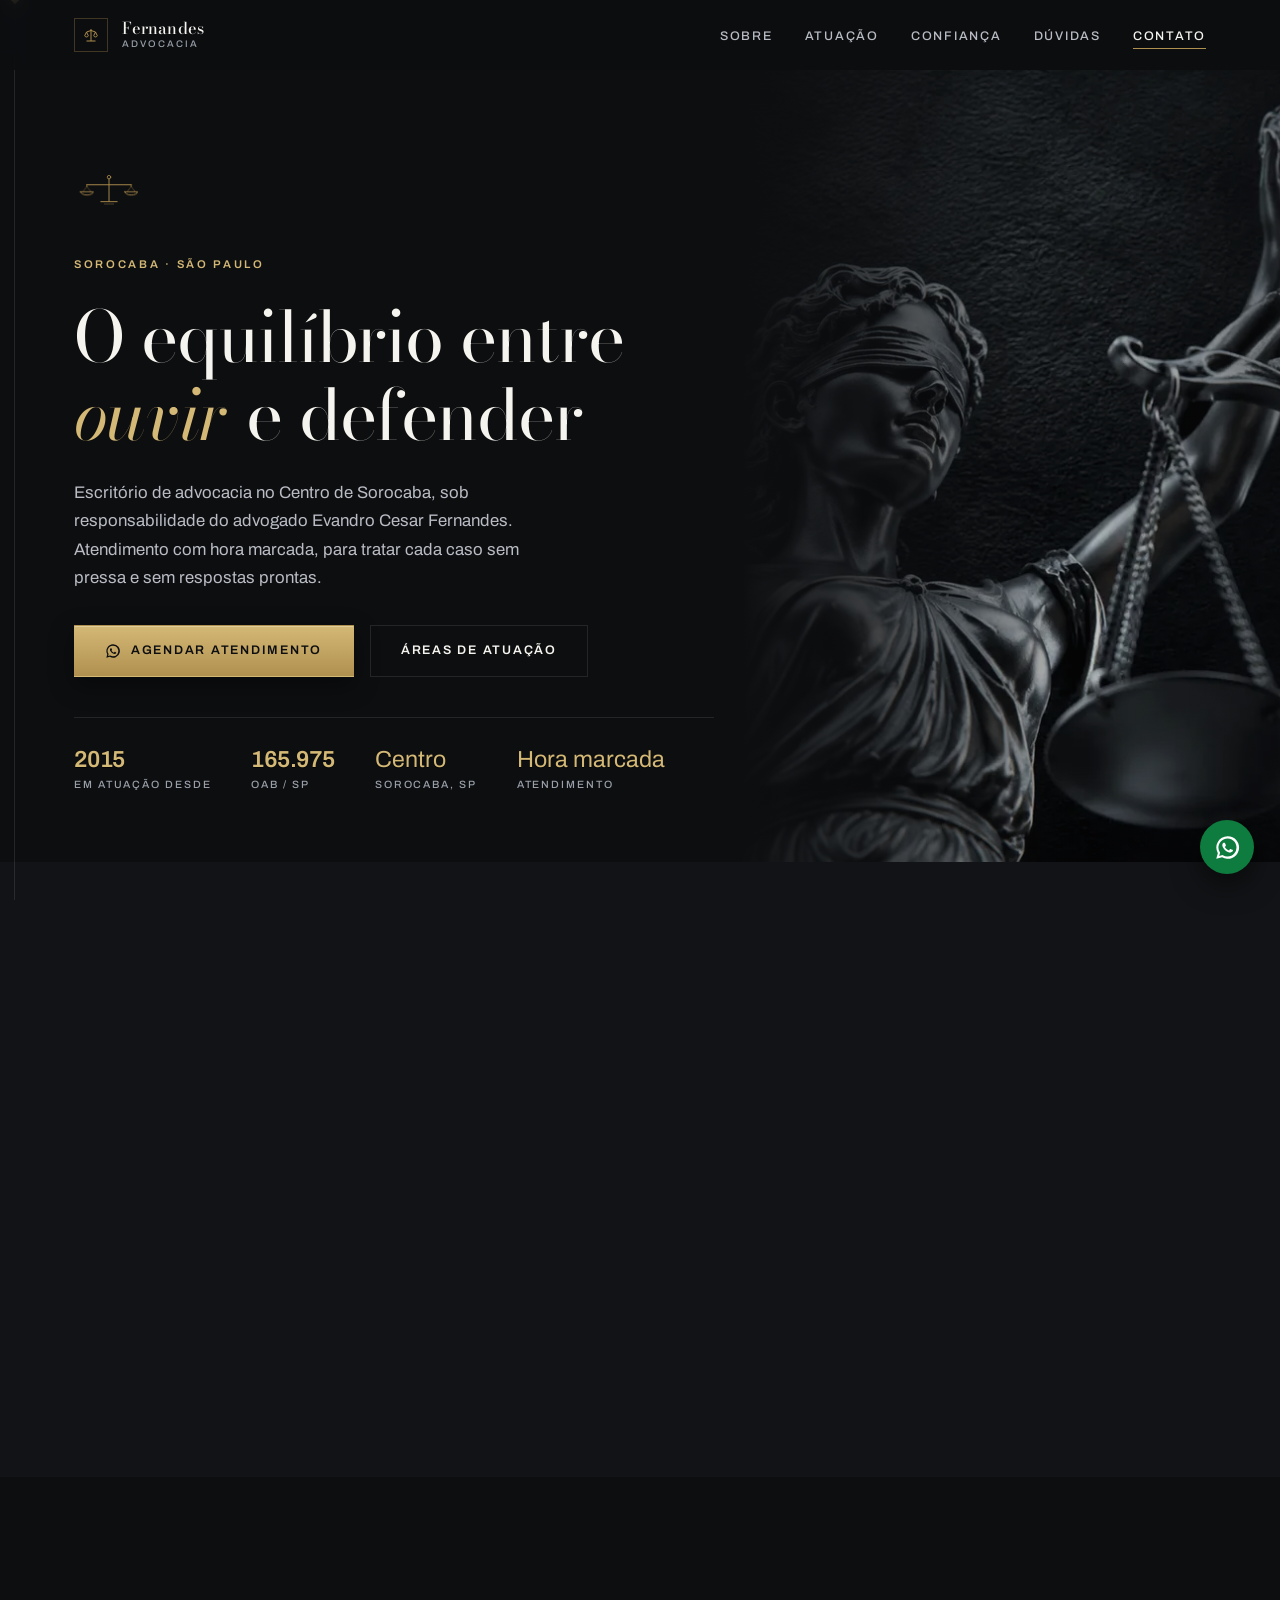
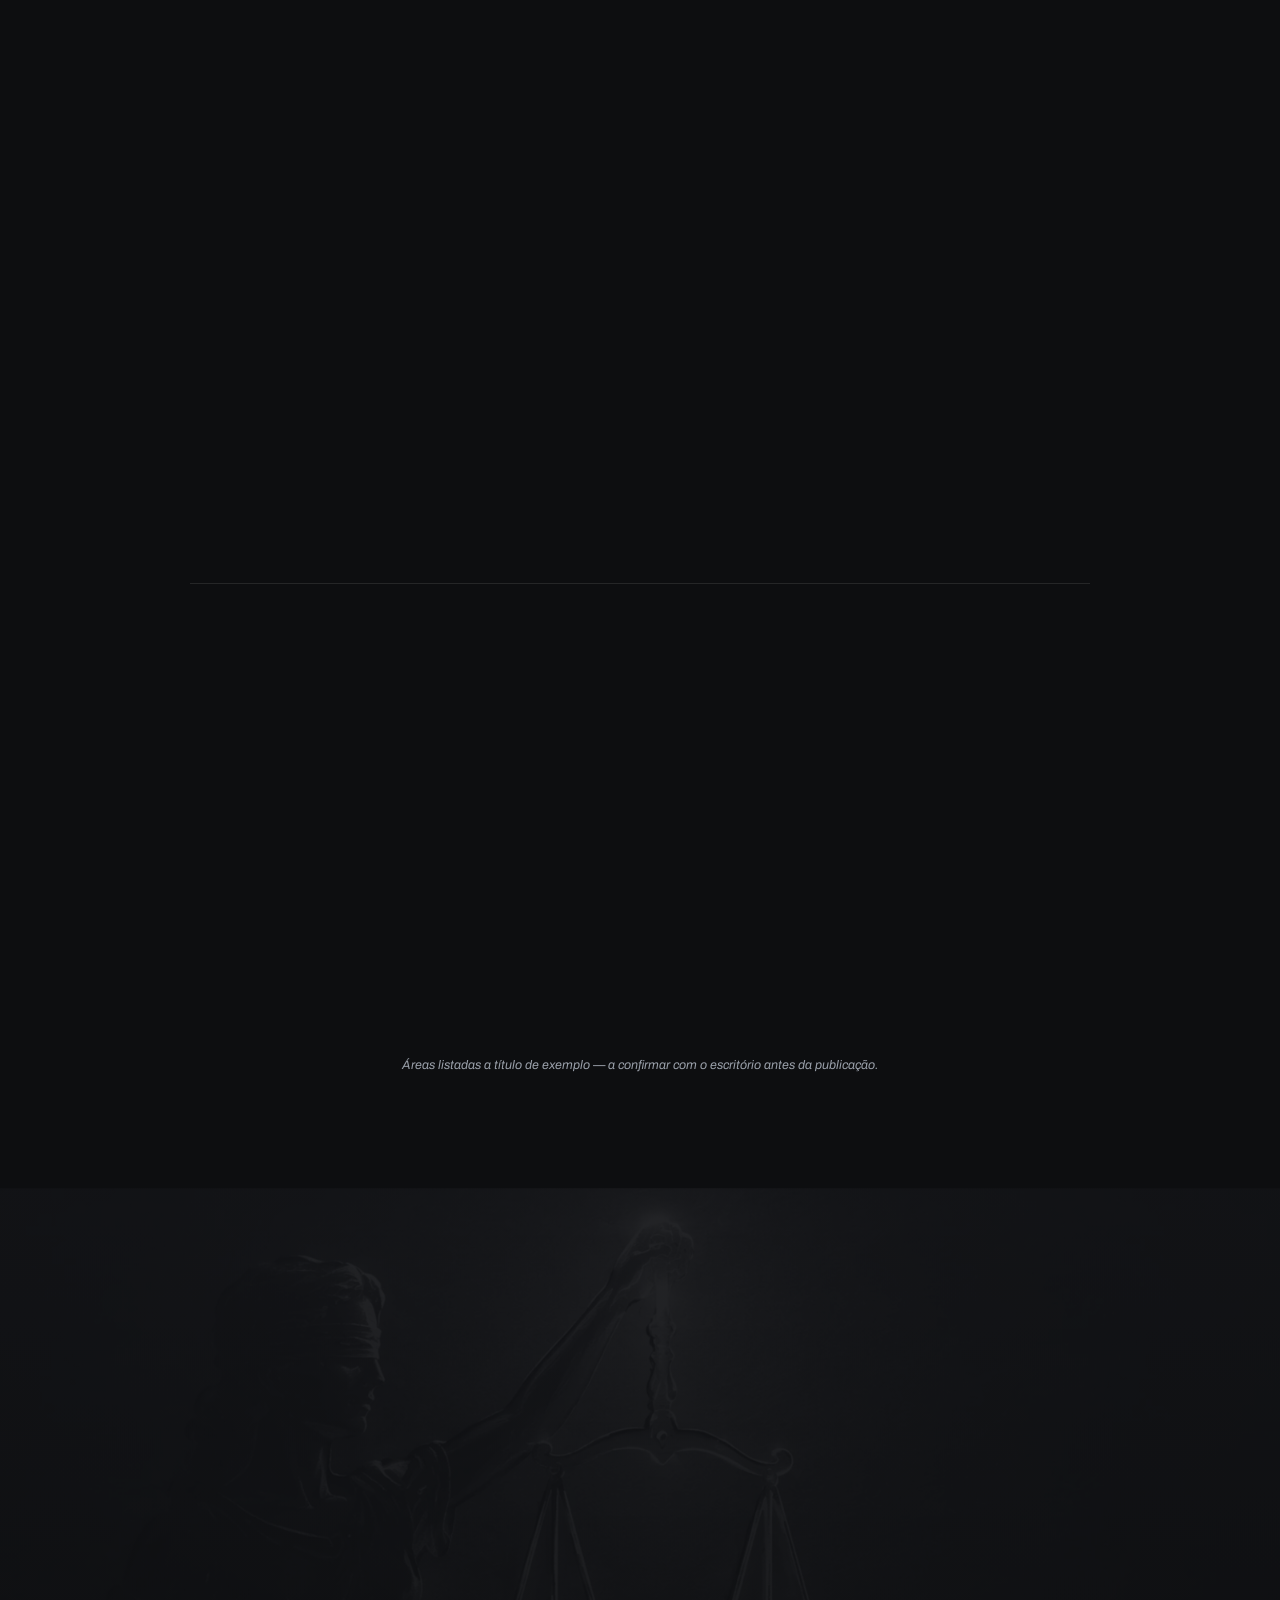
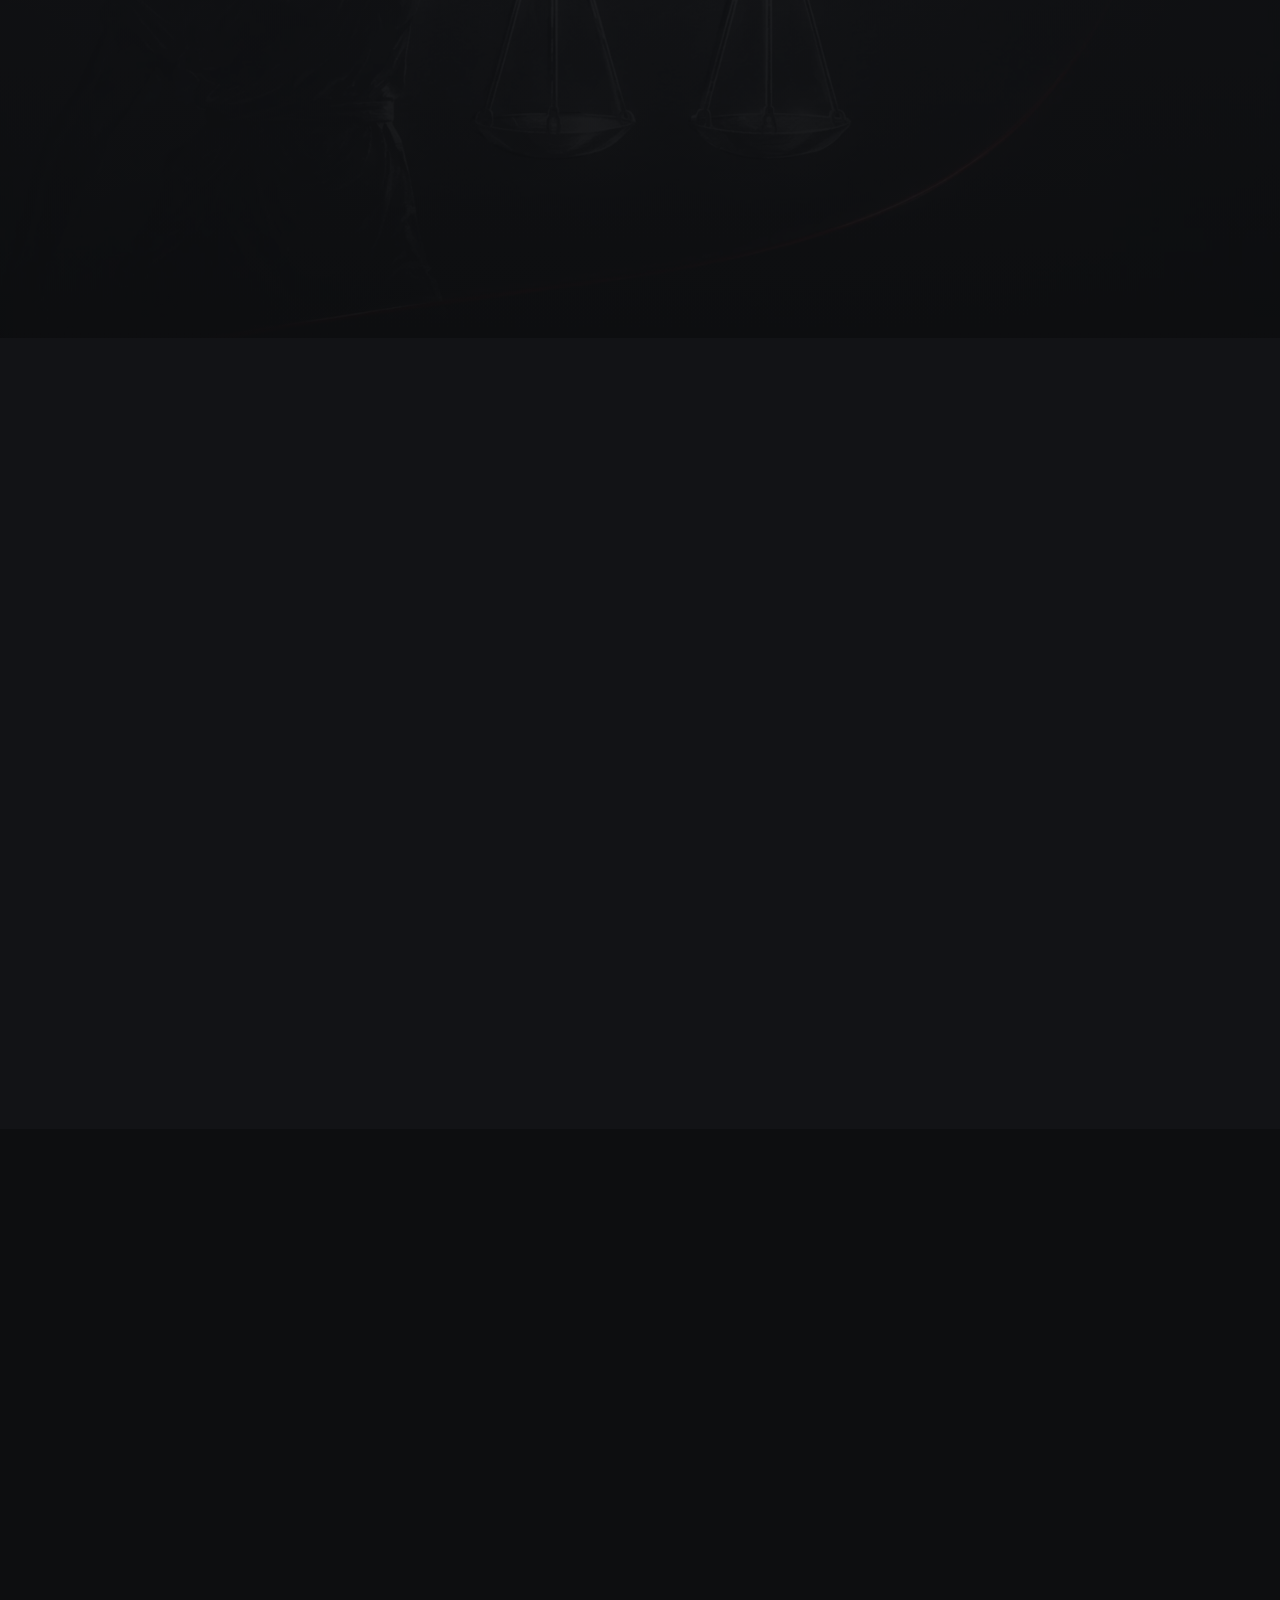
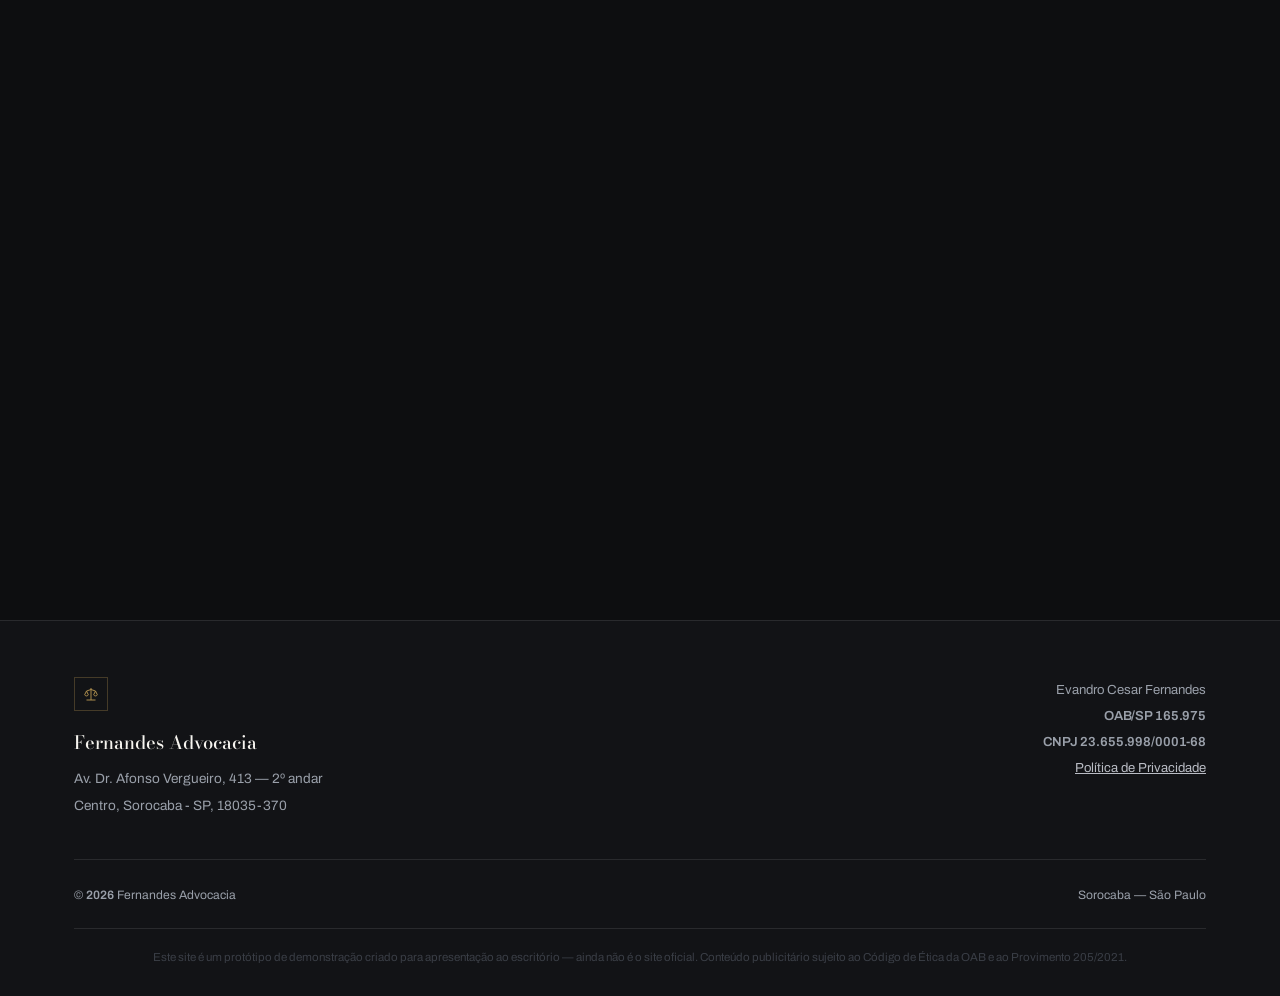
<file: index.html>
<!DOCTYPE html>
<html lang="pt-BR">
<head>
<meta charset="UTF-8">
<meta name="viewport" content="width=device-width, initial-scale=1.0">
<meta name="theme-color" content="#0d0e10">
<title>Fernandes Advocacia | Evandro Cesar Fernandes — OAB/SP 165.975</title>
<meta name="description" content="Fernandes Advocacia, em Sorocaba/SP, sob responsabilidade do advogado Evandro Cesar Fernandes, OAB/SP 165.975. Atuação desde 2015, com atendimento com hora marcada.">
<link rel="canonical" href="https://SEU-DOMINIO-AQUI/">

<meta property="og:type" content="website">
<meta property="og:locale" content="pt_BR">
<meta property="og:site_name" content="Fernandes Advocacia">
<meta property="og:title" content="Fernandes Advocacia | Evandro Cesar Fernandes — OAB/SP 165.975">
<meta property="og:description" content="Escritório em Sorocaba/SP, atuando desde 2015. Atendimento com hora marcada.">
<meta property="og:image" content="https://SEU-DOMINIO-AQUI/assets/img/justica-detalhe.webp">
<meta property="og:url" content="https://SEU-DOMINIO-AQUI/">
<meta name="twitter:card" content="summary_large_image">
<meta name="twitter:title" content="Fernandes Advocacia | Evandro Cesar Fernandes — OAB/SP 165.975">
<meta name="twitter:description" content="Escritório em Sorocaba/SP, atuando desde 2015. Atendimento com hora marcada.">
<meta name="twitter:image" content="https://SEU-DOMINIO-AQUI/assets/img/justica-detalhe.webp">

<link rel="icon" href="data:image/svg+xml,%3Csvg xmlns='http://www.w3.org/2000/svg' viewBox='0 0 64 64'%3E%3Crect width='64' height='64' fill='%230d0e10'/%3E%3Crect x='2' y='2' width='60' height='60' fill='none' stroke='%23b0904f' stroke-width='2'/%3E%3Ctext x='32' y='43' font-family='Didot,Georgia,serif' font-size='30' fill='%23d4b876' text-anchor='middle'%3EF%3C/text%3E%3C/svg%3E">
<link rel="preconnect" href="https://fonts.googleapis.com">
<link rel="preconnect" href="https://fonts.gstatic.com" crossorigin>
<link href="https://fonts.googleapis.com/css2?family=Bodoni+Moda:ital,opsz,wght@0,6..96,400;0,6..96,500;1,6..96,400&family=Archivo:wght@400;500;600;700&display=swap" rel="stylesheet">
<link rel="stylesheet" href="css/style.css">

<script type="application/ld+json">
{
  "@context": "https://schema.org",
  "@type": "Attorney",
  "name": "Fernandes Advocacia",
  "image": "https://SEU-DOMINIO-AQUI/assets/img/justica-detalhe.webp",
  "telephone": "+5515991114217",
  "foundingDate": "2015",
  "address": {
    "@type": "PostalAddress",
    "streetAddress": "Av. Dr. Afonso Vergueiro, 413 - 2º andar, Centro",
    "addressLocality": "Sorocaba",
    "addressRegion": "SP",
    "postalCode": "18035-370",
    "addressCountry": "BR"
  },
  "areaServed": "Sorocaba, SP",
  "url": "https://SEU-DOMINIO-AQUI/",
  "employee": {
    "@type": "Person",
    "name": "Evandro Cesar Fernandes",
    "jobTitle": "Advogado"
  },
  "aggregateRating": {
    "@type": "AggregateRating",
    "ratingValue": "5.0",
    "reviewCount": "3"
  }
}
</script>

<!--
  Google Analytics 4 (opcional) — troque G-XXXXXXXXXX pelo ID real.
  Ao ativar, atualize privacidade.html: a política afirma hoje que o site
  NÃO usa analytics, e isso passaria a ser falso.

  <script async src="https://www.googletagmanager.com/gtag/js?id=G-XXXXXXXXXX"></script>
  <script>
    window.dataLayer = window.dataLayer || [];
    function gtag(){dataLayer.push(arguments);}
    gtag('js', new Date());
    gtag('config', 'G-XXXXXXXXXX');
  </script>
-->
</head>
<body>

<a class="pular" href="#conteudo">Pular para o conteúdo</a>

<!-- Fio de prumo: marca o progresso da leitura -->
<div class="prumo" aria-hidden="true">
  <div class="prumo-fio" id="prumo-fio"></div>
  <div class="prumo-peso" id="prumo-peso"></div>
</div>

<header id="cabecalho">
  <div class="nav">
    <a class="marca" href="#topo">
      <span class="marca-emblema" aria-hidden="true">
        <svg viewBox="0 0 24 24" fill="none" stroke="currentColor" stroke-width="1.3">
          <path d="M12 4v16M6 20h12M12 6l-6 2M12 6l6 2"/>
          <path d="M6 8l-2.4 5a2.6 2.6 0 0 0 4.8 0Z"/>
          <path d="M18 8l-2.4 5a2.6 2.6 0 0 0 4.8 0Z"/>
        </svg>
      </span>
      <span class="marca-nome">
        <strong>Fernandes</strong>
        <span>Advocacia</span>
      </span>
    </a>
    <ul class="nav-links" id="nav-links">
      <li><a href="#sobre">Sobre</a></li>
      <li><a href="#areas">Atuação</a></li>
      <li><a href="#confianca">Confiança</a></li>
      <li><a href="#duvidas">Dúvidas</a></li>
      <li><a href="#contato">Contato</a></li>
    </ul>
    <button class="menu-toggle" id="menu-toggle" aria-label="Abrir menu" aria-expanded="false" aria-controls="nav-links">☰</button>
  </div>
</header>

<main id="conteudo">

<!-- ============================ HERO ============================ -->
<section class="hero" id="topo">
  <div class="hero-imagem">
    <img src="assets/img/justica-detalhe.webp" alt="Escultura da Justiça segurando a balança" width="1200" height="800" fetchpriority="high">
  </div>
  <div class="hero-luz" aria-hidden="true"></div>

  <div class="hero-conteudo">
    <div class="hero-texto">

      <!-- A balança busca o equilíbrio ao carregar a página -->
      <div class="balanca" aria-hidden="true">
        <svg viewBox="0 0 120 62" fill="none" stroke="currentColor" stroke-linecap="round">
          <!-- base e haste -->
          <path d="M60 12v38" stroke-width="1.6"/>
          <path d="M46 51h28" stroke-width="1.6"/>
          <path d="M52 55h16" stroke-width="1.2" opacity=".55"/>
          <circle cx="60" cy="9" r="3" stroke-width="1.4"/>

          <!-- viga + pratos giram juntos -->
          <g class="viga">
            <path d="M22 22h76" stroke-width="1.6"/>
            <path d="M22 22v3M98 22v3" stroke-width="1.2"/>
          </g>
          <g class="prato-e">
            <path d="M22 25l-7 9M22 25l7 9" stroke-width=".9" opacity=".7"/>
            <path d="M11 34h22a11 5.5 0 0 1-22 0Z" stroke-width="1.4"/>
          </g>
          <g class="prato-d">
            <path d="M98 25l-7 9M98 25l7 9" stroke-width=".9" opacity=".7"/>
            <path d="M87 34h22a11 5.5 0 0 1-22 0Z" stroke-width="1.4"/>
          </g>
        </svg>
      </div>

      <span class="rotulo">Sorocaba · São Paulo</span>

      <h1>O equilíbrio entre <em>ouvir</em> e defender</h1>

      <p class="hero-sub">
        Escritório de advocacia no Centro de Sorocaba, sob responsabilidade do
        advogado Evandro Cesar Fernandes. Atendimento com hora marcada, para
        tratar cada caso sem pressa e sem respostas prontas.
      </p>

      <div class="hero-acoes">
        <a class="btn btn-ouro" href="https://wa.me/5515991114217" target="_blank" rel="noopener">
          <svg width="16" height="16" viewBox="0 0 24 24" fill="currentColor" aria-hidden="true"><path d="M12 2a10 10 0 0 0-8.6 15L2 22l5.2-1.4A10 10 0 1 0 12 2Zm0 18a8 8 0 0 1-4.1-1.1l-.3-.2-3 .8.8-2.9-.2-.3A8 8 0 1 1 12 20Zm4.4-5.9c-.2-.1-1.4-.7-1.6-.8-.2-.1-.4-.1-.5.1-.2.2-.6.8-.8 1-.1.2-.3.2-.5.1-.2-.1-1-.4-1.9-1.2-.7-.6-1.2-1.4-1.3-1.6-.1-.2 0-.4.1-.5l.4-.4c.1-.1.2-.3.2-.4.1-.2 0-.3 0-.5s-.5-1.2-.7-1.7c-.2-.4-.4-.4-.5-.4h-.5c-.2 0-.4.1-.6.3-.2.2-.8.8-.8 1.9s.8 2.2.9 2.4c.1.2 1.6 2.5 4 3.5.6.2 1 .4 1.3.5.6.2 1.1.1 1.5-.1.5-.2 1.4-.6 1.6-1.1.2-.5.2-.9.1-1Z"/></svg>
          Agendar atendimento
        </a>
        <a class="btn btn-fantasma" href="#areas">Áreas de atuação</a>
      </div>

      <div class="hero-dados">
        <div class="dado-item">
          <span class="dado-valor num">2015</span>
          <span class="dado-rotulo">Em atuação desde</span>
        </div>
        <div class="dado-item">
          <span class="dado-valor num">165.975</span>
          <span class="dado-rotulo">OAB / SP</span>
        </div>
        <div class="dado-item">
          <span class="dado-valor">Centro</span>
          <span class="dado-rotulo">Sorocaba, SP</span>
        </div>
        <div class="dado-item">
          <span class="dado-valor">Hora marcada</span>
          <span class="dado-rotulo">Atendimento</span>
        </div>
      </div>
    </div>
  </div>
</section>

<!-- ============================ SOBRE ============================ -->
<section class="sobre" id="sobre">
  <div class="container sobre-grade">
    <div class="sobre-texto revelar">
      <span class="rotulo">O escritório</span>
      <h2>Uma década de atuação no Centro de Sorocaba</h2>
      <p>
        A Fernandes Advocacia atua em Sorocaba desde <strong>2015</strong>, sob
        responsabilidade do advogado <strong>Evandro Cesar Fernandes</strong>.
        Ao longo de mais de uma década, o escritório construiu sua reputação no
        atendimento próximo, na escuta atenta de cada cliente e no compromisso
        com a ética profissional.
      </p>
      <p>
        O atendimento é feito com hora marcada, no Centro da cidade. A escolha
        é deliberada: cada caso recebe o tempo que exige, sem atendimento
        apressado e sem resposta pronta antes de ouvir a história inteira.
      </p>
    </div>

    <!-- Placa de bronze: os dados formais do escritório, gravados -->
    <div class="placa revelar revelar-2">
      <div class="placa-titulo">Registro</div>
      <div class="placa-linha">
        <span class="placa-chave">Responsável</span>
        <span class="placa-valor">Evandro Cesar Fernandes</span>
      </div>
      <div class="placa-linha">
        <span class="placa-chave">Inscrição</span>
        <span class="placa-valor num">OAB/SP 165.975</span>
      </div>
      <div class="placa-linha">
        <span class="placa-chave">CNPJ</span>
        <span class="placa-valor num">23.655.998/0001-68</span>
      </div>
      <div class="placa-linha">
        <span class="placa-chave">Situação</span>
        <span class="placa-valor">Empresa ativa</span>
      </div>
      <div class="placa-linha">
        <span class="placa-chave">Desde</span>
        <span class="placa-valor num">2015</span>
      </div>
    </div>
  </div>
</section>

<!-- ============================ CITAÇÃO ============================ -->
<section class="citacao">
  <div class="container revelar">
    <span class="rotulo">Fernandes Advocacia</span>
    <blockquote>Equilíbrio, ética e justiça <span>em cada decisão.</span></blockquote>
  </div>
</section>

<!-- ============================ ÁREAS ============================ -->
<section class="areas" id="areas">
  <div class="container">
    <div class="cabeca revelar">
      <span class="rotulo">Atuação</span>
      <h2>Como podemos ajudar</h2>
      <p>Orientação clara sobre cada etapa do processo, do primeiro contato à conclusão.</p>
      <div class="filete" aria-hidden="true"><i></i></div>
    </div>

    <div class="areas-indice">
      <div class="area revelar">
        <span class="area-num num">01</span>
        <div class="area-corpo">
          <h3>Direito Civil</h3>
          <p>Contratos, indenizações e questões patrimoniais.</p>
        </div>
        <span class="area-seta" aria-hidden="true">
          <svg viewBox="0 0 24 24" fill="none" stroke="currentColor" stroke-width="1.5"><path d="M5 12h14M13 6l6 6-6 6"/></svg>
        </span>
      </div>
      <div class="area revelar">
        <span class="area-num num">02</span>
        <div class="area-corpo">
          <h3>Direito de Família</h3>
          <p>Divórcio, pensão alimentícia, guarda e inventário.</p>
        </div>
        <span class="area-seta" aria-hidden="true">
          <svg viewBox="0 0 24 24" fill="none" stroke="currentColor" stroke-width="1.5"><path d="M5 12h14M13 6l6 6-6 6"/></svg>
        </span>
      </div>
      <div class="area revelar">
        <span class="area-num num">03</span>
        <div class="area-corpo">
          <h3>Direito Trabalhista</h3>
          <p>Defesa de direitos de trabalhadores e empregadores.</p>
        </div>
        <span class="area-seta" aria-hidden="true">
          <svg viewBox="0 0 24 24" fill="none" stroke="currentColor" stroke-width="1.5"><path d="M5 12h14M13 6l6 6-6 6"/></svg>
        </span>
      </div>
      <div class="area revelar">
        <span class="area-num num">04</span>
        <div class="area-corpo">
          <h3>Direito Empresarial</h3>
          <p>Assessoria jurídica contínua para pequenas empresas.</p>
        </div>
        <span class="area-seta" aria-hidden="true">
          <svg viewBox="0 0 24 24" fill="none" stroke="currentColor" stroke-width="1.5"><path d="M5 12h14M13 6l6 6-6 6"/></svg>
        </span>
      </div>
    </div>

    <p class="aviso-areas">
      Áreas listadas a título de exemplo — a confirmar com o escritório antes da publicação.
    </p>
  </div>
</section>

<!-- ============================ CONFIANÇA ============================ -->
<section class="confianca" id="confianca">
  <div class="container">
    <div class="cabeca revelar">
      <span class="rotulo">Confiança</span>
      <h2>Avaliação no Google</h2>
      <div class="filete" aria-hidden="true"><i></i></div>
    </div>

    <div class="nota-bloco revelar">
      <span class="nota-valor num">5,0</span>
      <div class="nota-estrelas" aria-hidden="true"><span>★</span><span>★</span><span>★</span><span>★</span><span>★</span></div>
      <p class="nota-fonte">Média de <span class="num">3</span> avaliações no perfil do Google Empresas</p>
    </div>

    <div class="avaliadores revelar revelar-2">
      <div class="avaliador">
        <span class="avaliador-inicial" aria-hidden="true">S</span>
        <span>Samara Honorato</span>
      </div>
      <div class="avaliador">
        <span class="avaliador-inicial" aria-hidden="true">C</span>
        <span>Cassia de Jesus</span>
      </div>
      <div class="avaliador">
        <span class="avaliador-inicial" aria-hidden="true">C</span>
        <span>Celso Custodio</span>
      </div>
    </div>

    <p class="nota-ressalva revelar revelar-3">
      Avaliações espontâneas publicadas por clientes no Google, sem texto associado.
      Cada caso possui circunstâncias próprias, e resultados anteriores não
      representam garantia de resultados futuros.
    </p>
  </div>
</section>

<!-- ============================ DÚVIDAS ============================ -->
<section class="duvidas" id="duvidas">
  <div class="container">
    <div class="cabeca revelar">
      <span class="rotulo">Dúvidas frequentes</span>
      <h2>Como funciona o atendimento</h2>
      <div class="filete" aria-hidden="true"><i></i></div>
    </div>

    <div class="duvidas-lista revelar">
      <details class="duvida">
        <summary>Preciso agendar para ser atendido?
          <span class="duvida-sinal" aria-hidden="true"></span>
        </summary>
        <div class="duvida-resposta">
          Sim. O escritório atende com hora marcada, para que cada caso receba
          o tempo necessário. O agendamento pode ser feito pelo WhatsApp ou telefone.
        </div>
      </details>
      <details class="duvida">
        <summary>Quais documentos devo levar na primeira conversa?
          <span class="duvida-sinal" aria-hidden="true"></span>
        </summary>
        <div class="duvida-resposta">
          De modo geral, documentos pessoais (RG, CPF e comprovante de residência)
          e o que existir relacionado ao caso — contratos, notificações, comprovantes
          ou decisões já recebidas. A lista exata varia conforme o assunto.
        </div>
      </details>
      <details class="duvida">
        <summary>A primeira consulta tem custo?
          <span class="duvida-sinal" aria-hidden="true"></span>
        </summary>
        <div class="duvida-resposta">
          <span class="pendente">Informação a confirmar diretamente com o escritório.</span>
        </div>
      </details>
      <details class="duvida">
        <summary>O escritório atende fora de Sorocaba?
          <span class="duvida-sinal" aria-hidden="true"></span>
        </summary>
        <div class="duvida-resposta">
          <span class="pendente">Abrangência de comarcas a confirmar diretamente com o escritório.</span>
        </div>
      </details>
      <details class="duvida">
        <summary>Qual o horário de funcionamento?
          <span class="duvida-sinal" aria-hidden="true"></span>
        </summary>
        <div class="duvida-resposta">
          <span class="pendente">Horário a confirmar diretamente com o escritório.</span>
          O contato pelo WhatsApp fica disponível para agendamento.
        </div>
      </details>
    </div>
  </div>
</section>

<!-- ============================ CONTATO ============================ -->
<section class="contato" id="contato">
  <div class="container">
    <div class="cabeca revelar">
      <span class="rotulo">Contato</span>
      <h2>Vamos conversar sobre o seu caso</h2>
      <p>Envie uma mensagem e retornamos o mais breve possível.</p>
      <div class="filete" aria-hidden="true"><i></i></div>
    </div>

    <div class="contato-grade">
      <div class="revelar">
        <ul class="contato-lista">
          <li>
            <svg viewBox="0 0 24 24" fill="none" stroke="currentColor" stroke-width="1.5" aria-hidden="true"><path d="M12 21s7-6.5 7-12a7 7 0 1 0-14 0c0 5.5 7 12 7 12Z"/><circle cx="12" cy="9" r="2.5"/></svg>
            <div>
              <span class="contato-chave">Endereço</span>
              <span class="contato-valor">Av. Dr. Afonso Vergueiro, 413 — 2º andar<br>Centro, Sorocaba - SP, 18035-370</span>
            </div>
          </li>
          <li>
            <svg viewBox="0 0 24 24" fill="none" stroke="currentColor" stroke-width="1.5" aria-hidden="true"><path d="M3 5c0 9 7 16 16 16l3-5-6-2-2 2c-2-1-4-3-5-5l2-2-2-6-5-.5Z"/></svg>
            <div>
              <span class="contato-chave">Telefone / WhatsApp</span>
              <a class="num" href="tel:+5515991114217">(15) 99111-4217</a>
            </div>
          </li>
          <li>
            <svg viewBox="0 0 24 24" fill="none" stroke="currentColor" stroke-width="1.5" aria-hidden="true"><rect x="3" y="4" width="18" height="16" rx="2"/><path d="M3 8h18M8 4v4"/></svg>
            <div>
              <span class="contato-chave">Atendimento</span>
              <span class="contato-valor">Com hora marcada</span>
            </div>
          </li>
        </ul>

        <div class="mapa">
          <iframe
            src="https://www.google.com/maps?q=Av.+Dr.+Afonso+Vergueiro,+413,+Centro,+Sorocaba+-+SP,+18035-370&output=embed"
            title="Localização do escritório no Google Maps"
            loading="lazy" referrerpolicy="no-referrer-when-downgrade"></iframe>
        </div>
      </div>

      <div class="revelar revelar-2">
        <h3 class="form-titulo">Envie uma mensagem</h3>
        <form id="contato-form" novalidate>
          <div class="campo-duplo">
            <div class="campo">
              <label for="nome">Nome</label>
              <input id="nome" name="nome" type="text" placeholder="Seu nome" autocomplete="name" required>
            </div>
            <div class="campo">
              <label for="telefone">Telefone</label>
              <input id="telefone" name="telefone" type="tel" placeholder="(15) 90000-0000" autocomplete="tel">
            </div>
          </div>
          <div class="campo">
            <label for="email">E-mail</label>
            <input id="email" name="email" type="email" placeholder="seu@email.com" autocomplete="email">
          </div>
          <div class="campo">
            <label for="area">Assunto</label>
            <select id="area" name="area">
              <option value="">Selecione (opcional)</option>
              <option value="Direito Civil">Direito Civil</option>
              <option value="Direito de Família">Direito de Família</option>
              <option value="Direito Trabalhista">Direito Trabalhista</option>
              <option value="Direito Empresarial">Direito Empresarial</option>
              <option value="Outro assunto">Outro assunto</option>
            </select>
          </div>
          <div class="campo">
            <label for="mensagem">Mensagem</label>
            <textarea id="mensagem" name="mensagem" placeholder="Descreva brevemente seu caso" required></textarea>
          </div>
          <div class="consentimento">
            <input id="consentimento" name="consentimento" type="checkbox" required>
            <label for="consentimento">
              Autorizo o uso dos meus dados para retorno deste contato, conforme a
              <a href="privacidade.html">Política de Privacidade</a>.
            </label>
          </div>
          <button type="submit" class="btn btn-ouro" style="width:100%;">Enviar mensagem</button>
        </form>
      </div>
    </div>
  </div>
</section>

</main>

<footer>
  <div class="container">
    <div class="rodape-grade">
      <div class="rodape-marca">
        <span class="marca-emblema" aria-hidden="true">
          <svg viewBox="0 0 24 24" fill="none" stroke="currentColor" stroke-width="1.3">
            <path d="M12 4v16M6 20h12M12 6l-6 2M12 6l6 2"/>
            <path d="M6 8l-2.4 5a2.6 2.6 0 0 0 4.8 0Z"/>
            <path d="M18 8l-2.4 5a2.6 2.6 0 0 0 4.8 0Z"/>
          </svg>
        </span>
        <strong>Fernandes Advocacia</strong>
        <span>Av. Dr. Afonso Vergueiro, 413 — 2º andar<br>Centro, Sorocaba - SP, 18035-370</span>
      </div>
      <div class="rodape-dados">
        <div>Evandro Cesar Fernandes</div>
        <div class="num">OAB/SP 165.975</div>
        <div class="num">CNPJ 23.655.998/0001-68</div>
        <div><a href="privacidade.html">Política de Privacidade</a></div>
      </div>
    </div>
    <div class="rodape-base">
      <span>© <span id="ano" class="num"></span> Fernandes Advocacia</span>
      <span>Sorocaba — São Paulo</span>
    </div>
    <p class="nota-demo">
      Este site é um protótipo de demonstração criado para apresentação ao escritório — ainda não é o site oficial.
      Conteúdo publicitário sujeito ao Código de Ética da OAB e ao Provimento 205/2021.
    </p>
  </div>
</footer>

<a class="zap" href="https://wa.me/5515991114217" target="_blank" rel="noopener" aria-label="Falar no WhatsApp">
  <svg viewBox="0 0 24 24" fill="currentColor" aria-hidden="true"><path d="M12 2a10 10 0 0 0-8.6 15L2 22l5.2-1.4A10 10 0 1 0 12 2Zm0 18a8 8 0 0 1-4.1-1.1l-.3-.2-3 .8.8-2.9-.2-.3A8 8 0 1 1 12 20Zm4.4-5.9c-.2-.1-1.4-.7-1.6-.8-.2-.1-.4-.1-.5.1-.2.2-.6.8-.8 1-.1.2-.3.2-.5.1-.2-.1-1-.4-1.9-1.2-.7-.6-1.2-1.4-1.3-1.6-.1-.2 0-.4.1-.5l.4-.4c.1-.1.2-.3.2-.4.1-.2 0-.3 0-.5s-.5-1.2-.7-1.7c-.2-.4-.4-.4-.5-.4h-.5c-.2 0-.4.1-.6.3-.2.2-.8.8-.8 1.9s.8 2.2.9 2.4c.1.2 1.6 2.5 4 3.5.6.2 1 .4 1.3.5.6.2 1.1.1 1.5-.1.5-.2 1.4-.6 1.6-1.1.2-.5.2-.9.1-1Z"/></svg>
</a>

<script src="js/main.js"></script>
</body>
</html>
</file>
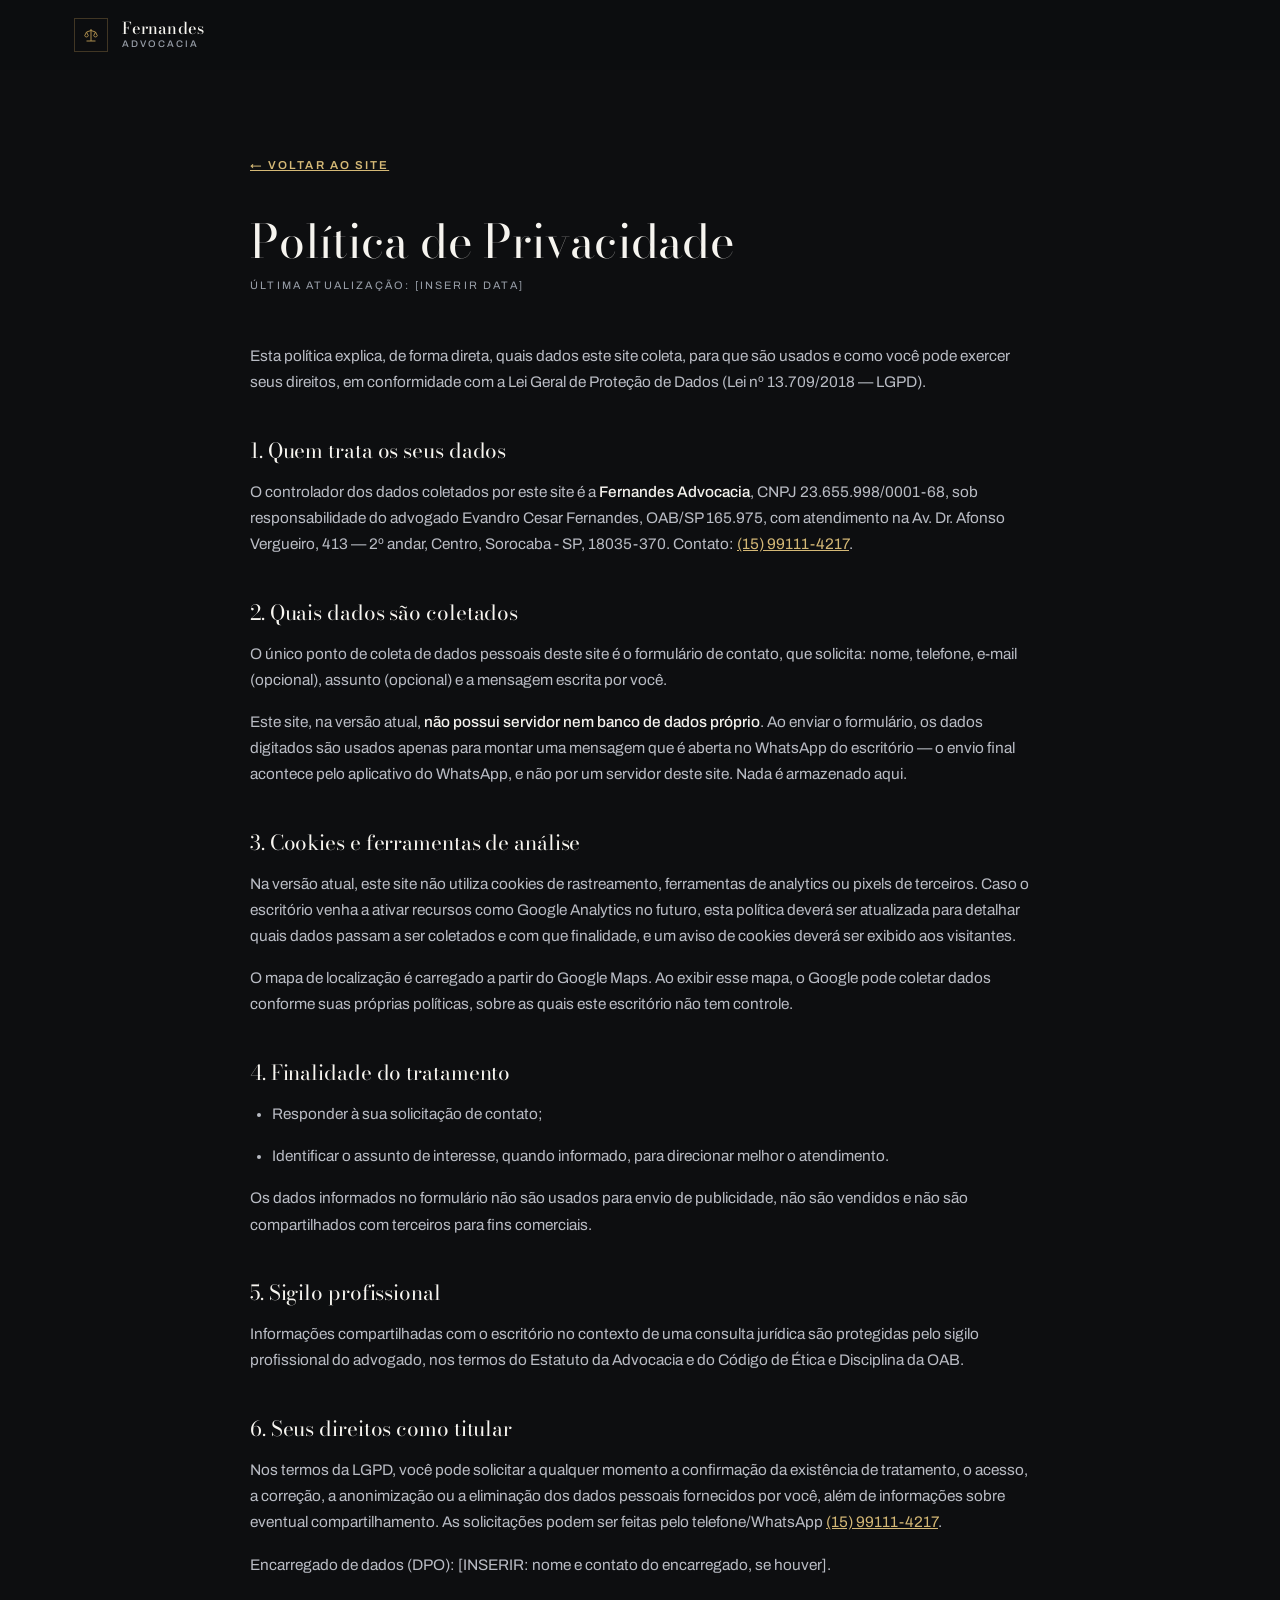
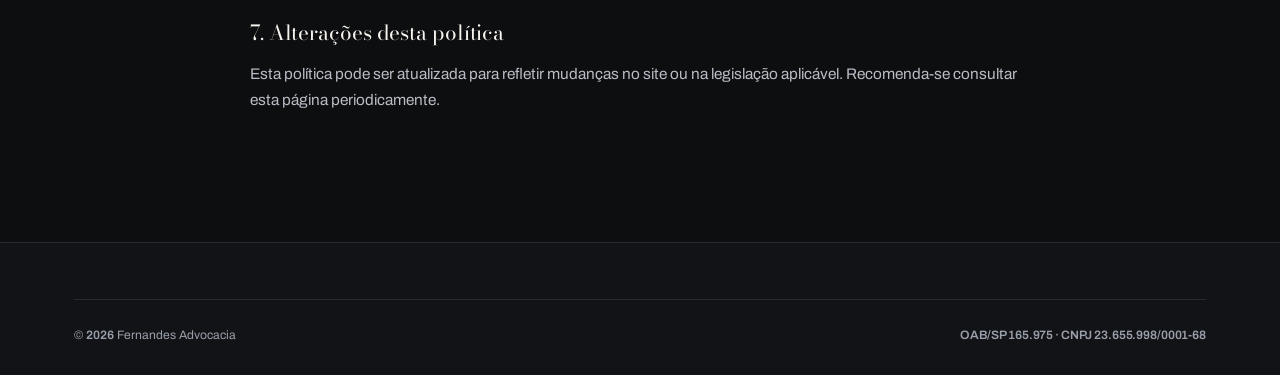
<file: privacidade.html>
<!DOCTYPE html>
<html lang="pt-BR">
<head>
<meta charset="UTF-8">
<meta name="viewport" content="width=device-width, initial-scale=1.0">
<meta name="theme-color" content="#0d0e10">
<title>Política de Privacidade | Fernandes Advocacia</title>
<meta name="description" content="Política de privacidade e tratamento de dados pessoais do site da Fernandes Advocacia, em conformidade com a LGPD.">
<meta name="robots" content="noindex,follow">
<link rel="icon" href="data:image/svg+xml,%3Csvg xmlns='http://www.w3.org/2000/svg' viewBox='0 0 64 64'%3E%3Crect width='64' height='64' fill='%230d0e10'/%3E%3Crect x='2' y='2' width='60' height='60' fill='none' stroke='%23b0904f' stroke-width='2'/%3E%3Ctext x='32' y='43' font-family='Didot,Georgia,serif' font-size='30' fill='%23d4b876' text-anchor='middle'%3EF%3C/text%3E%3C/svg%3E">
<link rel="preconnect" href="https://fonts.googleapis.com">
<link rel="preconnect" href="https://fonts.gstatic.com" crossorigin>
<link href="https://fonts.googleapis.com/css2?family=Bodoni+Moda:ital,opsz,wght@0,6..96,400;0,6..96,500;1,6..96,400&family=Archivo:wght@400;500;600;700&display=swap" rel="stylesheet">
<link rel="stylesheet" href="css/style.css">
</head>
<body>

<header id="cabecalho">
  <div class="nav">
    <a class="marca" href="index.html">
      <span class="marca-emblema" aria-hidden="true">
        <svg viewBox="0 0 24 24" fill="none" stroke="currentColor" stroke-width="1.3">
          <path d="M12 4v16M6 20h12M12 6l-6 2M12 6l6 2"/>
          <path d="M6 8l-2.4 5a2.6 2.6 0 0 0 4.8 0Z"/>
          <path d="M18 8l-2.4 5a2.6 2.6 0 0 0 4.8 0Z"/>
        </svg>
      </span>
      <span class="marca-nome">
        <strong>Fernandes</strong>
        <span>Advocacia</span>
      </span>
    </a>
  </div>
</header>

<main class="container pagina">
  <a class="voltar" href="index.html">← Voltar ao site</a>
  <h1>Política de Privacidade</h1>
  <span class="atualizado">Última atualização: [INSERIR DATA]</span>

  <p>
    Esta política explica, de forma direta, quais dados este site coleta, para que
    são usados e como você pode exercer seus direitos, em conformidade com a Lei
    Geral de Proteção de Dados (Lei nº 13.709/2018 — LGPD).
  </p>

  <h2>1. Quem trata os seus dados</h2>
  <p>
    O controlador dos dados coletados por este site é a <strong>Fernandes Advocacia</strong>,
    CNPJ 23.655.998/0001-68, sob responsabilidade do advogado Evandro Cesar Fernandes,
    OAB/SP 165.975, com atendimento na Av. Dr. Afonso Vergueiro, 413 — 2º andar, Centro,
    Sorocaba - SP, 18035-370. Contato: <a href="tel:+5515991114217">(15) 99111-4217</a>.
  </p>

  <h2>2. Quais dados são coletados</h2>
  <p>
    O único ponto de coleta de dados pessoais deste site é o formulário de contato,
    que solicita: nome, telefone, e-mail (opcional), assunto (opcional) e a mensagem
    escrita por você.
  </p>
  <p>
    Este site, na versão atual, <strong>não possui servidor nem banco de dados próprio</strong>.
    Ao enviar o formulário, os dados digitados são usados apenas para montar uma
    mensagem que é aberta no WhatsApp do escritório — o envio final acontece pelo
    aplicativo do WhatsApp, e não por um servidor deste site. Nada é armazenado aqui.
  </p>

  <h2>3. Cookies e ferramentas de análise</h2>
  <p>
    Na versão atual, este site não utiliza cookies de rastreamento, ferramentas de
    analytics ou pixels de terceiros. Caso o escritório venha a ativar recursos como
    Google Analytics no futuro, esta política deverá ser atualizada para detalhar
    quais dados passam a ser coletados e com que finalidade, e um aviso de cookies
    deverá ser exibido aos visitantes.
  </p>
  <p>
    O mapa de localização é carregado a partir do Google Maps. Ao exibir esse mapa, o
    Google pode coletar dados conforme suas próprias políticas, sobre as quais este
    escritório não tem controle.
  </p>

  <h2>4. Finalidade do tratamento</h2>
  <ul>
    <li>Responder à sua solicitação de contato;</li>
    <li>Identificar o assunto de interesse, quando informado, para direcionar melhor o atendimento.</li>
  </ul>
  <p>
    Os dados informados no formulário não são usados para envio de publicidade, não são
    vendidos e não são compartilhados com terceiros para fins comerciais.
  </p>

  <h2>5. Sigilo profissional</h2>
  <p>
    Informações compartilhadas com o escritório no contexto de uma consulta jurídica são
    protegidas pelo sigilo profissional do advogado, nos termos do Estatuto da Advocacia
    e do Código de Ética e Disciplina da OAB.
  </p>

  <h2>6. Seus direitos como titular</h2>
  <p>
    Nos termos da LGPD, você pode solicitar a qualquer momento a confirmação da existência
    de tratamento, o acesso, a correção, a anonimização ou a eliminação dos dados pessoais
    fornecidos por você, além de informações sobre eventual compartilhamento. As solicitações
    podem ser feitas pelo telefone/WhatsApp <a href="tel:+5515991114217">(15) 99111-4217</a>.
  </p>
  <p>Encarregado de dados (DPO): [INSERIR: nome e contato do encarregado, se houver].</p>

  <h2>7. Alterações desta política</h2>
  <p>
    Esta política pode ser atualizada para refletir mudanças no site ou na legislação
    aplicável. Recomenda-se consultar esta página periodicamente.
  </p>
</main>

<footer>
  <div class="container">
    <div class="rodape-base">
      <span>© <span id="ano" class="num"></span> Fernandes Advocacia</span>
      <span class="num">OAB/SP 165.975 · CNPJ 23.655.998/0001-68</span>
    </div>
  </div>
</footer>

<script src="js/main.js"></script>
</body>
</html>
</file>
<file: css/style.css>
/* ==========================================================================
   Fernandes Advocacia
   Conceito: placa de bronze gravada. Fundo escuro de galeria, tipografia
   Didone (Bodoni Moda) com contraste alto, filetes de ouro e a balança
   como elemento que busca o equilíbrio.
   Paleta herdada do site original (grafite + ouro + osso).
   ========================================================================== */

:root{
  /* Grafites — do mais profundo ao mais claro */
  --grafite-900:#0d0e10;
  --grafite-800:#121316;
  --grafite-700:#1c1e23;
  --grafite-600:#2a2d34;
  --grafite-500:#3a3e46;

  /* Neutros claros */
  --osso:#f6f4ef;
  --cinza:#b9bcc4;
  --cinza-med:#9aa0aa;

  /* Ouro (accent único) */
  --ouro:#b0904f;
  --ouro-claro:#d4b876;
  --ouro-fosco:rgba(176,144,79,.28);

  --whatsapp:#0e7c3f; /* verde escurecido: o #25D366 oficial não atinge AA com texto branco */

  --linha:rgba(246,244,239,.10);
  --linha-ouro:rgba(176,144,79,.32);

  --sombra-gravada:0 1px 0 rgba(0,0,0,.65);

  --ease-saida:cubic-bezier(.16,1,.3,1);
}

*{margin:0;padding:0;box-sizing:border-box;}
html{scroll-behavior:smooth;}
body{
  font-family:'Archivo',system-ui,sans-serif;
  background:var(--grafite-900);
  color:var(--cinza);
  line-height:1.7;
  -webkit-font-smoothing:antialiased;
  overflow-x:hidden;
}

h1,h2,h3,.didone{
  font-family:'Bodoni Moda',Didot,'Times New Roman',serif;
  color:var(--osso);
  font-weight:400;
  line-height:1.1;
  letter-spacing:-.005em;
}

/* Os algarismos ficam SEMPRE na sans.
   A Bodoni Moda, como a Playfair antes dela, renderiza numerais de forma
   inconsistente em alguns pesos — foi a origem de três correções seguidas
   no histórico deste projeto. Numeral aqui não usa serifada. */
.num{
  font-family:'Archivo',system-ui,sans-serif;
  font-variant-numeric:lining-nums tabular-nums;
  font-weight:600;
  letter-spacing:-.01em;
}

a{color:inherit;}
img,svg{display:block;max-width:100%;}

.container{max-width:1180px;margin:0 auto;padding:0 1.5rem;}

/* Rótulo: caixa alta bem espaçada, sem monoespaçada */
.rotulo{
  display:inline-block;
  font-size:.7rem;font-weight:600;
  text-transform:uppercase;letter-spacing:.24em;
  color:var(--ouro-claro);
}

/* Filete gravado: régua fina com losango central, como gravação em metal */
.filete{
  display:flex;align-items:center;gap:1rem;
  margin:0 auto;max-width:340px;
}
.filete::before,.filete::after{
  content:"";flex:1;height:1px;
  background:linear-gradient(90deg,transparent,var(--linha-ouro),transparent);
}
.filete i{
  width:6px;height:6px;flex-shrink:0;
  background:var(--ouro);transform:rotate(45deg);
}

/* ---------- Acessibilidade ---------- */
.pular{
  position:absolute;left:1rem;top:-4rem;z-index:200;
  background:var(--ouro);color:var(--grafite-900);
  padding:.75rem 1.25rem;border-radius:2px;
  font-size:.85rem;font-weight:600;text-decoration:none;
  transition:top .2s ease;
}
.pular:focus{top:1rem;}
a:focus-visible,button:focus-visible,input:focus-visible,
textarea:focus-visible,select:focus-visible,summary:focus-visible{
  outline:2px solid var(--ouro-claro);
  outline-offset:3px;
}

/* ==========================================================================
   Fio de prumo — trilho fixo à esquerda que marca o progresso da leitura.
   É o fio da balança: desce a página conforme você avança.
   ========================================================================== */
.prumo{
  position:fixed;left:2.25rem;top:0;bottom:0;width:1px;z-index:40;
  background:var(--linha);
  pointer-events:none;
}
.prumo-fio{
  position:absolute;top:0;left:0;width:100%;
  height:var(--progresso,0%);
  background:linear-gradient(180deg,var(--ouro-claro),var(--ouro));
  transition:height .1s linear;
}
.prumo-peso{
  position:absolute;left:50%;top:var(--progresso,0%);
  width:7px;height:7px;margin-left:-3.5px;margin-top:-3.5px;
  background:var(--ouro-claro);transform:rotate(45deg);
  transition:top .1s linear;
  box-shadow:0 0 10px rgba(212,184,118,.6);
}
@media (max-width:1280px){ .prumo{display:none;} }

/* ==========================================================================
   Cabeçalho
   ========================================================================== */
header{
  position:sticky;top:0;z-index:50;
  background:rgba(13,14,16,.82);
  backdrop-filter:blur(10px);
  border-bottom:1px solid transparent;
  transition:background .4s ease, border-color .4s ease;
}
header.rolado{
  background:rgba(13,14,16,.97);
  border-bottom-color:var(--linha);
}
.nav{
  display:flex;align-items:center;justify-content:space-between;gap:2rem;
  max-width:1180px;margin:0 auto;padding:1.1rem 1.5rem;
}
.marca{display:flex;align-items:center;gap:.85rem;text-decoration:none;}
.marca-emblema{
  width:34px;height:34px;flex-shrink:0;
  border:1px solid var(--linha-ouro);
  display:flex;align-items:center;justify-content:center;
}
.marca-emblema svg{width:18px;height:18px;color:var(--ouro);}
.marca-nome{display:flex;flex-direction:column;line-height:1.2;}
.marca-nome strong{
  font-family:'Bodoni Moda',serif;font-weight:500;
  font-size:1.02rem;color:var(--osso);letter-spacing:.01em;
}
.marca-nome span{
  font-size:.6rem;letter-spacing:.22em;text-transform:uppercase;
  color:var(--cinza-med);font-weight:500;
}
.nav-links{display:flex;gap:2rem;list-style:none;}
.nav-links a{
  position:relative;text-decoration:none;
  font-size:.78rem;font-weight:500;letter-spacing:.14em;text-transform:uppercase;
  color:var(--cinza);transition:color .25s ease;padding-bottom:2px;
}
.nav-links a:hover,.nav-links a.ativo{color:var(--osso);}
.nav-links a::after{
  content:"";position:absolute;left:0;bottom:-4px;
  width:0;height:1px;background:var(--ouro);
  transition:width .3s var(--ease-saida);
}
.nav-links a:hover::after,.nav-links a.ativo::after{width:100%;}
.menu-toggle{
  display:none;background:none;border:0;color:var(--osso);
  font-size:1.4rem;cursor:pointer;line-height:1;padding:.2rem;
}

/* ==========================================================================
   Botões — bisel sutil, como metal usinado
   ========================================================================== */
.btn{
  display:inline-flex;align-items:center;justify-content:center;gap:.6rem;
  padding:.9rem 1.9rem;border:1px solid transparent;
  font-family:'Archivo',sans-serif;
  font-size:.78rem;font-weight:600;letter-spacing:.14em;text-transform:uppercase;
  text-decoration:none;cursor:pointer;
  transition:transform .25s var(--ease-saida), background .3s ease,
             border-color .3s ease, color .3s ease;
}
.btn:hover{transform:translateY(-2px);}
.btn-ouro{
  background:linear-gradient(180deg,var(--ouro-claro),var(--ouro));
  color:var(--grafite-900);
  box-shadow:inset 0 1px 0 rgba(255,255,255,.28), 0 8px 24px rgba(0,0,0,.4);
}
.btn-ouro:hover{background:linear-gradient(180deg,#e0c68b,var(--ouro-claro));}
.btn-fantasma{border-color:var(--linha);color:var(--osso);background:transparent;}
.btn-fantasma:hover{border-color:var(--ouro);color:var(--ouro-claro);}

/* ==========================================================================
   Hero
   ========================================================================== */
.hero{
  position:relative;
  min-height:88vh;
  display:flex;align-items:center;
  overflow:hidden;
  background:var(--grafite-900);
  padding:0; /* anula o padding genérico de section: o respiro vem de .hero-conteudo */
}
/* Luz que segue o ponteiro — só em dispositivos com mouse */
.hero-luz{
  position:absolute;inset:0;pointer-events:none;z-index:1;
  background:radial-gradient(420px circle at var(--mx,70%) var(--my,30%),
             rgba(176,144,79,.13), transparent 70%);
  opacity:0;transition:opacity .6s ease;
}
@media (pointer:fine){ .hero:hover .hero-luz{opacity:1;} }

.hero-imagem{
  position:absolute;top:0;right:0;bottom:0;
  width:42%;
  z-index:0;
}
.hero-imagem img{
  width:100%;height:100%;object-fit:cover;object-position:32% center;
  filter:grayscale(.25) contrast(1.05);
}
/* Degradê que funde a imagem no fundo, sem borda dura */
.hero-imagem::after{
  content:"";position:absolute;inset:0;
  background:linear-gradient(90deg,
    var(--grafite-900) 0%,
    rgba(13,14,16,.75) 28%,
    rgba(13,14,16,.25) 65%,
    rgba(13,14,16,.55) 100%);
}

.hero-conteudo{
  position:relative;z-index:2;
  max-width:1180px;margin:0 auto;padding:5rem 1.5rem 4rem;
  width:100%;
}
.hero-texto{max-width:640px;}

/* Emblema da balança */
.balanca{width:70px;height:70px;margin-bottom:1.5rem;color:var(--ouro);}
.balanca svg{width:100%;height:100%;overflow:visible;}

.hero h1{
  font-size:clamp(2.5rem,5.6vw,4.4rem);
  margin:1.4rem 0 1.6rem;
  letter-spacing:-.015em;
}
.hero h1 em{
  font-style:italic;
  color:var(--ouro-claro);
}
.hero-sub{
  font-size:1.05rem;color:var(--cinza);
  max-width:480px;margin-bottom:2rem;
}
.hero-acoes{display:flex;gap:1rem;flex-wrap:wrap;margin-bottom:2.5rem;}

/* Faixa de dados — gravada, não em cartões */
.hero-dados{
  display:flex;flex-wrap:wrap;gap:2.5rem;
  padding-top:1.8rem;
  border-top:1px solid var(--linha);
}
.dado-item{min-width:0;}
.dado-valor{
  display:block;font-size:1.45rem;color:var(--ouro-claro);
  line-height:1.15;margin-bottom:.15rem;
  text-shadow:var(--sombra-gravada);
}
.dado-rotulo{
  display:block;font-size:.66rem;letter-spacing:.18em;text-transform:uppercase;
  color:var(--cinza-med);font-weight:500;
}

@media (max-width:960px){
  .hero{min-height:auto;}
  .hero-imagem{
    position:relative;width:100%;height:300px;
  }
  .hero-imagem::after{
    background:linear-gradient(180deg,rgba(13,14,16,.35) 0%,var(--grafite-900) 92%);
  }
  .hero{flex-direction:column-reverse;}
  .hero-conteudo{padding:2rem 1.5rem 4rem;}
  .hero-texto{max-width:none;}
  .hero-sub{max-width:none;}
  .hero-dados{gap:1.8rem 2.2rem;}
}

/* ==========================================================================
   Seções
   ========================================================================== */
section{padding:7rem 0;position:relative;}
.cabeca{max-width:660px;margin:0 auto 3.8rem;text-align:center;}
.cabeca .rotulo{margin-bottom:1.1rem;}
.cabeca h2{font-size:clamp(1.9rem,3.6vw,2.9rem);margin-bottom:1.1rem;}
.cabeca p{color:var(--cinza-med);}
.cabeca .filete{margin-top:1.6rem;}

/* Revelação: o conteúdo sobe por trás de uma máscara, como se fosse iluminado */
.revelar{
  opacity:0;transform:translateY(30px);
  transition:opacity .9s var(--ease-saida), transform .9s var(--ease-saida);
}
.revelar.visivel{opacity:1;transform:translateY(0);}
.revelar-2{transition-delay:.09s;}
.revelar-3{transition-delay:.18s;}
.revelar-4{transition-delay:.27s;}

/* ==========================================================================
   Sobre — texto + placa de bronze
   ========================================================================== */
.sobre{background:var(--grafite-800);}
.sobre-grade{
  display:grid;grid-template-columns:1.1fr .9fr;gap:4.5rem;align-items:center;
}
.sobre-texto h2{margin:1.2rem 0 1.5rem;font-size:clamp(1.8rem,3.2vw,2.6rem);}
.sobre-texto p{margin-bottom:1.2rem;}
.sobre-texto p strong{color:var(--osso);font-weight:500;}

/* A placa: dupla moldura, gradiente metálico, texto gravado */
.placa{
  position:relative;
  background:linear-gradient(155deg,var(--grafite-600) 0%,var(--grafite-700) 45%,var(--grafite-800) 100%);
  border:1px solid var(--linha-ouro);
  padding:2.4rem 2.2rem;
  box-shadow:0 24px 60px rgba(0,0,0,.5), inset 0 1px 0 rgba(246,244,239,.07);
}
.placa::before{
  content:"";position:absolute;inset:9px;
  border:1px solid rgba(176,144,79,.2);
  pointer-events:none;
}
.placa-titulo{
  text-align:center;font-size:.68rem;letter-spacing:.3em;text-transform:uppercase;
  color:var(--ouro);font-weight:600;
  margin-bottom:1.8rem;text-shadow:var(--sombra-gravada);
}
.placa-linha{
  display:flex;justify-content:space-between;align-items:baseline;gap:1.2rem;
  padding:.85rem 0;border-bottom:1px solid rgba(176,144,79,.14);
}
.placa-linha:last-child{border-bottom:0;}
.placa-chave{
  font-size:.64rem;letter-spacing:.16em;text-transform:uppercase;
  color:var(--cinza-med);font-weight:500;flex-shrink:0;
}
.placa-valor{
  font-size:.92rem;color:var(--osso);text-align:right;
  text-shadow:var(--sombra-gravada);
}

@media (max-width:900px){
  .sobre-grade{grid-template-columns:1fr;gap:3rem;}
}

/* ==========================================================================
   Citação em faixa cheia
   ========================================================================== */
.citacao{
  padding:8rem 0;text-align:center;
  background-image:linear-gradient(180deg,rgba(13,14,16,.86),rgba(13,14,16,.92)),
                   url('../assets/img/balanca-macro.webp');
  background-size:cover;background-position:center;
  background-attachment:fixed;
}
.citacao blockquote{
  font-family:'Bodoni Moda',serif;
  font-size:clamp(1.5rem,3.4vw,2.5rem);
  font-style:italic;font-weight:400;color:var(--osso);
  max-width:760px;margin:1.6rem auto 0;line-height:1.35;
}
.citacao blockquote span{color:var(--ouro-claro);}
@media (max-width:820px){
  .citacao{background-attachment:scroll;padding:5.5rem 0;}
}

/* ==========================================================================
   Áreas — índice gravado, não cartões
   ========================================================================== */
.areas{background:var(--grafite-900);}
.areas-indice{
  max-width:900px;margin:0 auto;
  border-top:1px solid var(--linha);
}
.area{
  display:grid;grid-template-columns:auto 1fr auto;
  gap:2rem;align-items:center;
  padding:1.9rem .6rem;
  border-bottom:1px solid var(--linha);
  position:relative;
  transition:padding-left .4s var(--ease-saida), background .4s ease;
}
/* Um filete de ouro cresce da esquerda ao passar o mouse */
.area::before{
  content:"";position:absolute;left:0;top:0;bottom:0;
  width:2px;background:var(--ouro);
  transform:scaleY(0);transform-origin:center;
  transition:transform .4s var(--ease-saida);
}
.area:hover{padding-left:1.6rem;background:rgba(246,244,239,.02);}
.area:hover::before{transform:scaleY(1);}
.area-num{
  font-size:.72rem;letter-spacing:.1em;color:var(--ouro);
  font-weight:600;min-width:2rem;
  text-shadow:var(--sombra-gravada);
}
.area-corpo h3{
  font-family:'Archivo',sans-serif;
  font-size:1.05rem;font-weight:600;color:var(--osso);
  margin-bottom:.25rem;letter-spacing:0;
}
.area-corpo p{font-size:.88rem;color:var(--cinza-med);}
.area-seta{
  color:var(--ouro);opacity:0;transform:translateX(-8px);
  transition:opacity .4s ease, transform .4s var(--ease-saida);
}
.area:hover .area-seta{opacity:1;transform:translateX(0);}
.area-seta svg{width:18px;height:18px;}

.aviso-areas{
  text-align:center;font-size:.78rem;color:var(--cinza-med);
  margin-top:2.4rem;font-style:italic;
}

@media (max-width:640px){
  .area{grid-template-columns:auto 1fr;gap:1.2rem;padding:1.5rem .4rem;}
  .area-seta{display:none;}
}

/* ==========================================================================
   Confiança / avaliações
   ========================================================================== */
.confianca{
  background-image:linear-gradient(180deg,rgba(18,19,22,.93),rgba(13,14,16,.96)),
                   url('../assets/img/justica-grafico.webp');
  background-size:cover;background-position:center;
}
.nota-bloco{text-align:center;margin-bottom:3rem;}
.nota-valor{
  font-size:clamp(3.4rem,8vw,5.4rem);color:var(--ouro-claro);
  line-height:1;display:block;text-shadow:var(--sombra-gravada);
}
.nota-estrelas{
  color:var(--ouro);letter-spacing:.35em;font-size:1.05rem;
  margin:.9rem 0 .6rem;
}
.nota-fonte{font-size:.82rem;color:var(--cinza-med);}

.avaliadores{
  display:flex;flex-wrap:wrap;justify-content:center;gap:.7rem;
  max-width:620px;margin:0 auto;
}
.avaliador{
  display:flex;align-items:center;gap:.6rem;
  border:1px solid var(--linha);
  padding:.6rem 1.1rem .6rem .6rem;
  background:rgba(246,244,239,.02);
}
.avaliador-inicial{
  width:30px;height:30px;flex-shrink:0;
  border:1px solid var(--linha-ouro);
  display:flex;align-items:center;justify-content:center;
  font-family:'Bodoni Moda',serif;font-size:.85rem;color:var(--ouro-claro);
}
.avaliador span{font-size:.85rem;color:var(--cinza);}

.nota-ressalva{
  text-align:center;font-size:.76rem;color:var(--cinza-med);
  max-width:560px;margin:2.6rem auto 0;line-height:1.6;
}

/* ==========================================================================
   Dúvidas
   ========================================================================== */
.duvidas{background:var(--grafite-800);}
.duvidas-lista{max-width:780px;margin:0 auto;}
.duvida{
  border-bottom:1px solid var(--linha);
}
.duvida summary{
  list-style:none;cursor:pointer;
  display:flex;justify-content:space-between;align-items:center;gap:1.5rem;
  padding:1.5rem .4rem;
  font-size:1rem;font-weight:500;color:var(--osso);
  transition:color .25s ease;
}
.duvida summary::-webkit-details-marker{display:none;}
.duvida summary:hover{color:var(--ouro-claro);}
.duvida-sinal{
  position:relative;width:14px;height:14px;flex-shrink:0;
}
.duvida-sinal::before,.duvida-sinal::after{
  content:"";position:absolute;background:var(--ouro);
  transition:transform .35s var(--ease-saida), opacity .35s ease;
}
.duvida-sinal::before{left:0;top:6px;width:14px;height:1px;}
.duvida-sinal::after{left:6px;top:0;width:1px;height:14px;}
.duvida[open] .duvida-sinal::after{transform:rotate(90deg);opacity:0;}
.duvida-resposta{
  padding:0 .4rem 1.6rem;color:var(--cinza-med);font-size:.93rem;
  max-width:640px;
}
.duvida-resposta .pendente{color:var(--ouro-claro);font-style:italic;}

/* ==========================================================================
   Contato
   ========================================================================== */
.contato{background:var(--grafite-900);}
.contato-grade{display:grid;grid-template-columns:.85fr 1.15fr;gap:4rem;}

.contato-lista{list-style:none;}
.contato-lista li{display:flex;gap:1rem;margin-bottom:1.8rem;align-items:flex-start;}
.contato-lista svg{width:18px;height:18px;color:var(--ouro);flex-shrink:0;margin-top:.35rem;}
.contato-chave{
  display:block;font-size:.64rem;letter-spacing:.2em;text-transform:uppercase;
  color:var(--cinza-med);font-weight:600;margin-bottom:.3rem;
}
.contato-valor,.contato-lista a{font-size:.94rem;color:var(--osso);text-decoration:none;}
.contato-lista a:hover{color:var(--ouro-claro);}

.mapa{
  margin-top:2rem;border:1px solid var(--linha);
  filter:grayscale(1) contrast(.9) brightness(.85);
  transition:filter .5s ease;
}
.mapa:hover{filter:grayscale(.2) contrast(1) brightness(1);}
.mapa iframe{width:100%;height:230px;border:0;display:block;}

/* Formulário: campos com linha inferior, sem caixas */
.form-titulo{
  font-family:'Bodoni Moda',serif;font-size:1.35rem;color:var(--osso);
  margin-bottom:2rem;
}
.campo{margin-bottom:1.8rem;}
.campo-duplo{display:grid;grid-template-columns:1fr 1fr;gap:1.5rem;}
.campo label{
  display:block;font-size:.64rem;letter-spacing:.2em;text-transform:uppercase;
  color:var(--cinza-med);font-weight:600;margin-bottom:.6rem;
}
.campo input,.campo textarea,.campo select{
  width:100%;padding:.6rem 0;
  border:0;border-bottom:1px solid var(--linha);
  background:transparent;color:var(--osso);
  font-family:'Archivo',sans-serif;font-size:.95rem;
  transition:border-color .3s ease;
}
.campo select{cursor:pointer;}
.campo select option{background:var(--grafite-700);color:var(--osso);}
.campo input:focus,.campo textarea:focus,.campo select:focus{
  outline:none;border-bottom-color:var(--ouro);
}
.campo textarea{resize:vertical;min-height:90px;}
.campo input::placeholder,.campo textarea::placeholder{color:var(--grafite-500);}

.consentimento{display:flex;gap:.85rem;align-items:flex-start;margin-bottom:2rem;}
.consentimento input{
  width:auto;margin-top:.35rem;flex-shrink:0;accent-color:var(--ouro);
}
.consentimento label{
  font-size:.82rem;letter-spacing:0;text-transform:none;
  color:var(--cinza-med);font-weight:400;line-height:1.6;margin:0;
}
.consentimento a{color:var(--ouro-claro);text-decoration:underline;}

@media (max-width:900px){
  .contato-grade{grid-template-columns:1fr;gap:3rem;}
}
@media (max-width:560px){
  .campo-duplo{grid-template-columns:1fr;gap:0;}
}

/* ==========================================================================
   Rodapé
   ========================================================================== */
footer{
  background:var(--grafite-800);
  border-top:1px solid var(--linha);
  padding:3.5rem 0 1.8rem;
}
.rodape-grade{
  display:flex;justify-content:space-between;align-items:flex-start;
  gap:2.5rem;flex-wrap:wrap;margin-bottom:2.5rem;
}
.rodape-marca .marca-emblema{margin-bottom:1rem;}
.rodape-marca strong{
  display:block;font-family:'Bodoni Moda',serif;font-size:1.15rem;
  color:var(--osso);font-weight:500;margin-bottom:.4rem;
}
.rodape-marca span{font-size:.85rem;color:var(--cinza-med);}
.rodape-dados{text-align:right;font-size:.82rem;color:var(--cinza-med);line-height:2;}
.rodape-dados a{color:var(--cinza);text-decoration:underline;}
.rodape-dados a:hover{color:var(--ouro-claro);}
.rodape-base{
  border-top:1px solid var(--linha);padding-top:1.6rem;
  display:flex;justify-content:space-between;gap:1rem;flex-wrap:wrap;
  font-size:.76rem;color:var(--cinza-med);
}
.nota-demo{
  text-align:center;font-size:.72rem;color:var(--grafite-500);
  margin-top:1.4rem;padding-top:1.2rem;border-top:1px solid var(--linha);
  line-height:1.6;
}
@media (max-width:720px){
  .rodape-grade{flex-direction:column;}
  .rodape-dados{text-align:left;}
}

/* ==========================================================================
   WhatsApp flutuante
   ========================================================================== */
.zap{
  position:fixed;right:1.6rem;bottom:1.6rem;z-index:70;
  width:54px;height:54px;border-radius:50%;
  background:var(--whatsapp);color:#fff;
  display:flex;align-items:center;justify-content:center;
  box-shadow:0 10px 28px rgba(0,0,0,.5);
  text-decoration:none;
  transition:transform .3s var(--ease-saida), opacity .3s ease;
}
.zap:hover{transform:scale(1.09);}
.zap svg{width:27px;height:27px;}
@media (max-width:680px){ .zap{right:1rem;bottom:1rem;width:50px;height:50px;} }

/* O menu do celular virou tela cheia — está na camada mobile, mais abaixo. */

/* ==========================================================================
   Página institucional simples (privacidade)
   ========================================================================== */
.pagina{padding:5rem 0 7rem;max-width:780px;}
.pagina h1{font-size:clamp(2rem,4.5vw,2.9rem);margin-bottom:.6rem;}
.pagina .atualizado{
  display:block;font-size:.68rem;letter-spacing:.2em;text-transform:uppercase;
  color:var(--cinza-med);margin-bottom:3rem;
}
.pagina h2{font-size:1.3rem;margin:2.8rem 0 1rem;}
.pagina p,.pagina li{margin-bottom:1rem;font-size:.96rem;}
.pagina ul{padding-left:1.4rem;}
.pagina a{color:var(--ouro-claro);text-decoration:underline;}
.pagina strong{color:var(--osso);font-weight:500;}
.voltar{
  display:inline-block;margin-bottom:2.5rem;
  font-size:.72rem;letter-spacing:.18em;text-transform:uppercase;
  color:var(--ouro-claro);text-decoration:none;font-weight:600;
}
.voltar:hover{color:var(--ouro);}

/* ==========================================================================
   Animação da balança — busca o equilíbrio ao carregar e depois oscila
   de leve, como um objeto real ainda em movimento.
   ========================================================================== */
.viga,.prato-e,.prato-d{
  transform-box:view-box;
}
.viga{transform-origin:60px 22px;}
.prato-e{transform-origin:22px 34px;}
.prato-d{transform-origin:98px 34px;}

@keyframes assenta{
  0%   {transform:rotate(-11deg);}
  45%  {transform:rotate(5deg);}
  70%  {transform:rotate(-2.2deg);}
  88%  {transform:rotate(.8deg);}
  100% {transform:rotate(0deg);}
}
@keyframes assenta-inv{
  0%   {transform:rotate(11deg);}
  45%  {transform:rotate(-5deg);}
  70%  {transform:rotate(2.2deg);}
  88%  {transform:rotate(-.8deg);}
  100% {transform:rotate(0deg);}
}
@keyframes respira{
  from{transform:rotate(-.9deg);}
  to  {transform:rotate(.9deg);}
}
@keyframes respira-inv{
  from{transform:rotate(.9deg);}
  to  {transform:rotate(-.9deg);}
}
.viga{
  animation:assenta 2.4s var(--ease-saida) both,
            respira 7s 2.4s ease-in-out infinite alternate;
}
.prato-e,.prato-d{
  animation:assenta-inv 2.4s var(--ease-saida) both,
            respira-inv 7s 2.4s ease-in-out infinite alternate;
}

/* Entrada dos elementos do hero */
@keyframes sobe{
  from{opacity:0;transform:translateY(26px);}
  to  {opacity:1;transform:translateY(0);}
}
.hero .balanca{animation:sobe .9s var(--ease-saida) .1s both;}
.hero .rotulo{animation:sobe .9s var(--ease-saida) .25s both;}
.hero h1{animation:sobe .9s var(--ease-saida) .4s both;}
.hero-sub{animation:sobe .9s var(--ease-saida) .55s both;}
.hero-acoes{animation:sobe .9s var(--ease-saida) .7s both;}
.hero-dados{animation:sobe .9s var(--ease-saida) .85s both;}
.hero-imagem{animation:sobe 1.4s var(--ease-saida) both;}

/* ==========================================================================
   CAMADA MOBILE
   O conceito do site é placa de bronze gravada, e no celular ele perdia
   justamente as peças que sustentam esse conceito: o fio de prumo sumia
   abaixo de 1280px, a luz do hero era exclusiva de ponteiro, o filete de
   ouro das áreas só crescia no hover e a paralaxe da citação não funciona
   em iOS. Aqui tudo isso volta, com o dedo e a rolagem no lugar do mouse.
   ========================================================================== */

/* Âncora não para atrás do cabeçalho grudado */
html{scroll-padding-top:5rem;}

/* ==========================================================================
   Fio de prumo — volta ao celular
   É o fio da balança, o elemento que dá nome ao gesto da página. Ficava de
   fora abaixo de 1280px, ou seja, em todo telefone. Encostado na margem ele
   funciona igual: uma régua de leitura na borda da tela.
   ========================================================================== */
@media (max-width:1280px){
  .prumo{display:block;left:.9rem;}
  .prumo-peso{
    width:6px;height:6px;margin-left:-3px;margin-top:-3px;
    box-shadow:0 0 8px rgba(212,184,118,.7);
  }
}
@media (max-width:420px){
  .prumo{left:.55rem;}
}

/* ==========================================================================
   Toque: retorno no :active, alvos maiores
   ========================================================================== */
@media (hover:none),(pointer:coarse){
  a,button,summary,label,.area{-webkit-tap-highlight-color:transparent;}

  .btn:active{transform:translateY(1px) scale(.98);}
  .btn-ouro:active{background:linear-gradient(180deg,var(--ouro),#96793f);}
  .btn-fantasma:active{border-color:var(--ouro);color:var(--ouro-claro);}
  .zap:active{transform:scale(.93);}
  .contato-lista a:active,.rodape-dados a:active{color:var(--ouro-claro);}
  .nav-links a:active{color:var(--ouro-claro);}

  /* Botão de largura cheia rende melhor no polegar */
  .hero-acoes{gap:.75rem;}
  .hero-acoes .btn{flex:1 1 100%;padding:1.05rem 1.6rem;}

  .duvida summary{padding-block:1.35rem;}
  .contato-lista a{display:inline-block;padding-block:.3rem;}
}

/* ==========================================================================
   Hero — a luz existe sem ponteiro e a imagem tem profundidade
   ========================================================================== */
@media (hover:none),(pointer:coarse){
  /* A luz de ouro deixa de esperar o mouse: ela caminha sozinha pelo hero,
     e o toque a puxa para onde o dedo encostou. */
  .hero-luz{
    opacity:1;
    background:radial-gradient(420px circle at var(--mx,50%) var(--my,32%),
               rgba(176,144,79,.16), transparent 70%);
    transition:background .8s ease;
    animation:luzCaminha 16s ease-in-out infinite alternate;
  }
  .hero.tocado .hero-luz{animation:none;}
}
@keyframes luzCaminha{
  from{--mx:26%;--my:24%;}
  to  {--mx:76%;--my:44%;}
}
/* Sem @property o navegador não interpola as posições da luz */
@property --mx{ syntax:'<percentage>'; inherits:true; initial-value:50%; }
@property --my{ syntax:'<percentage>'; inherits:true; initial-value:32%; }

@media (max-width:960px){
  .hero-imagem{height:min(340px,42svh);overflow:hidden;}
  /* A escultura respira devagar em vez de ficar como um bloco parado */
  .hero-imagem img{animation:respiraFoto 22s ease-in-out infinite alternate;}
  .balanca{width:86px;height:86px;margin-bottom:1.2rem;}
  .hero h1{font-size:clamp(2.3rem,9vw,3.2rem);margin:1.1rem 0 1.3rem;}
  .hero-sub{font-size:1rem;}
  .hero-dados{gap:1.5rem 2rem;padding-top:1.5rem;}
  .dado-valor{font-size:1.3rem;}
}
@keyframes respiraFoto{
  from{transform:scale(1) translateY(0);}
  to  {transform:scale(1.09) translateY(-8px);}
}

/* A foto do hero desliza contra a rolagem: dá camada onde antes era um corte seco */
@supports (animation-timeline: view()){
  @media (max-width:960px){
    .hero-imagem img{
      animation:fotoParalaxe linear both;
      animation-timeline:view();
      animation-range:entry 0% exit 100%;
    }
  }
}
@keyframes fotoParalaxe{
  from{transform:scale(1.14) translateY(-6%);}
  to  {transform:scale(1.14) translateY(6%);}
}

/* A balança devolve o toque: bate de novo quando o dedo encosta */
@media (hover:none),(pointer:coarse){
  .balanca{cursor:pointer;}
  .balanca.batendo .viga{animation:assenta 2.4s var(--ease-saida) both;}
  .balanca.batendo .prato-e,
  .balanca.batendo .prato-d{animation:assenta-inv 2.4s var(--ease-saida) both;}
}

/* ==========================================================================
   Placa de bronze — a luz atravessa a gravação quando ela entra
   No desktop a placa já é o centro da seção. No celular ela chegava e ficava
   parada. Agora uma faixa de luz corre pelo metal e as linhas gravadas
   aparecem em cascata, uma a uma, como quem lê o registro.
   ========================================================================== */
@media (hover:none),(pointer:coarse){
.placa{overflow:hidden;}
.placa::after{
  content:"";position:absolute;top:0;bottom:0;left:-60%;width:55%;
  background:linear-gradient(100deg,
    transparent 0%,
    rgba(246,244,239,.05) 35%,
    rgba(212,184,118,.16) 50%,
    rgba(246,244,239,.05) 65%,
    transparent 100%);
  transform:skewX(-14deg);
  pointer-events:none;opacity:0;
}
.placa.visivel::after{animation:luzNoMetal 1.5s cubic-bezier(.3,0,.2,1) .35s both;}
@keyframes luzNoMetal{
  0%  {opacity:0;left:-60%;}
  12% {opacity:1;}
  88% {opacity:1;}
  100%{opacity:0;left:105%;}
}

.placa-linha{
  opacity:0;transform:translateY(10px);
  transition:opacity .6s var(--ease-saida), transform .6s var(--ease-saida);
}
.placa.visivel .placa-linha{opacity:1;transform:none;}
.placa.visivel .placa-linha:nth-of-type(1){transition-delay:.34s;}
.placa.visivel .placa-linha:nth-of-type(2){transition-delay:.42s;}
.placa.visivel .placa-linha:nth-of-type(3){transition-delay:.50s;}
.placa.visivel .placa-linha:nth-of-type(4){transition-delay:.58s;}
.placa.visivel .placa-linha:nth-of-type(5){transition-delay:.66s;}
}

@media (max-width:640px){
  .placa{padding:2rem 1.5rem;}
  .placa-linha{flex-wrap:wrap;gap:.2rem .8rem;padding:.75rem 0;}
  .placa-valor{text-align:left;}
}

/* ==========================================================================
   Citação — paralaxe de verdade
   O background-attachment:fixed é ignorado no iOS e desligado aqui abaixo de
   820px, então a faixa virava uma foto parada. A imagem sai do background e
   vira camada própria, que desliza contra a rolagem.
   ========================================================================== */
@media (max-width:820px){
  .citacao{
    background-image:none;
    background-color:var(--grafite-900);
    overflow:hidden;
  }
  .citacao::before{
    content:"";position:absolute;left:0;right:0;top:-14%;bottom:-14%;
    background:url('../assets/img/balanca-macro.webp') center/cover no-repeat;
    z-index:0;
  }
  .citacao::after{
    content:"";position:absolute;inset:0;z-index:1;
    background:linear-gradient(180deg,rgba(13,14,16,.84),rgba(13,14,16,.93));
  }
  .citacao .container{position:relative;z-index:2;}
}
@supports (animation-timeline: view()){
  @media (max-width:820px){
    .citacao::before{
      animation:citaParalaxe linear both;
      animation-timeline:view();
      animation-range:entry 0% exit 100%;
    }
  }
}
@keyframes citaParalaxe{
  from{transform:translateY(-9%);}
  to  {transform:translateY(9%);}
}

/* ==========================================================================
   Áreas — o filete de ouro segue a leitura
   No desktop o hover acende a linha. No celular quem acende é a rolagem: a
   área que está no meio da tela é a que fica gravada, e a seta aparece.
   ========================================================================== */
@media (hover:none),(pointer:coarse){
  .area{transition:padding-left .5s var(--ease-saida), background .5s ease;}
  .area.ativa{padding-left:1.4rem;background:rgba(246,244,239,.028);}
  .area.ativa::before{transform:scaleY(1);}
  .area.ativa .area-num{color:var(--ouro-claro);}
  .area.ativa .area-corpo h3{color:var(--osso);}
}
@media (max-width:640px){
  /* A seta volta: ela é o sinal de que aquela área está ativa */
  .area-seta{display:block;}
  .area{grid-template-columns:auto 1fr auto;gap:1rem;padding:1.5rem .3rem;}
  .area-seta svg{width:16px;height:16px;}
  .area.ativa .area-seta{opacity:1;transform:translateX(0);}
}

/* ==========================================================================
   Confiança — a nota e as estrelas entram no ritmo
   ========================================================================== */
@media (hover:none),(pointer:coarse){
  .nota-estrelas{display:inline-flex;gap:.1em;letter-spacing:0;}
  .nota-estrelas span{
    opacity:0;transform:scale(.4) rotate(-25deg);
    transition:opacity .5s var(--ease-saida), transform .55s cubic-bezier(.34,1.45,.64,1);
  }
  .nota-bloco.visivel .nota-estrelas span{opacity:1;transform:none;}
  .nota-bloco.visivel .nota-estrelas span:nth-child(1){transition-delay:.20s;}
  .nota-bloco.visivel .nota-estrelas span:nth-child(2){transition-delay:.30s;}
  .nota-bloco.visivel .nota-estrelas span:nth-child(3){transition-delay:.40s;}
  .nota-bloco.visivel .nota-estrelas span:nth-child(4){transition-delay:.50s;}
  .nota-bloco.visivel .nota-estrelas span:nth-child(5){transition-delay:.60s;}

  .avaliador{
    opacity:0;transform:translateY(14px);
    transition:opacity .6s var(--ease-saida), transform .6s var(--ease-saida);
  }
  .avaliadores.visivel .avaliador:nth-child(1){opacity:1;transform:none;transition-delay:.10s;}
  .avaliadores.visivel .avaliador:nth-child(2){opacity:1;transform:none;transition-delay:.20s;}
  .avaliadores.visivel .avaliador:nth-child(3){opacity:1;transform:none;transition-delay:.30s;}
}

/* ==========================================================================
   Dúvidas — a resposta abre com altura animada
   O <details> abria com corte seco. Com ::details-content e interpolate-size
   ele desliza; onde não houver suporte, continua abrindo como antes.
   ========================================================================== */
@supports (interpolate-size: allow-keywords){
  :root{interpolate-size:allow-keywords;}
}
@supports selector(::details-content){
  .duvida::details-content{
    block-size:0;overflow:hidden;
    transition:block-size .45s var(--ease-saida),
               content-visibility .45s allow-discrete;
  }
  .duvida[open]::details-content{block-size:auto;}
}
@media (hover:none),(pointer:coarse){
  .duvida[open] summary{color:var(--ouro-claro);}
  .duvida summary:active{color:var(--ouro-claro);}
}

/* ==========================================================================
   Formulário
   ========================================================================== */
@media (max-width:900px){
  /* Abaixo de 16px o iOS dá zoom no campo ao focar e desalinha a página */
  .campo input,.campo textarea,.campo select{font-size:16px;padding:.75rem 0;}
  .campo textarea{min-height:120px;}
  .campo label{font-size:.66rem;}
  .consentimento input{width:20px;height:20px;}
  .mapa iframe{height:200px;}
  /* Sem hover, o mapa já entra legível */
  .mapa{filter:grayscale(.55) contrast(.95) brightness(.95);}
}
/* A linha do campo cresce do centro quando ele recebe foco.
   No desktop o campo já responde pela cor da borda: isto é só para o toque. */
@media (hover:none),(pointer:coarse){
.campo{position:relative;}
.campo input,.campo textarea,.campo select{position:relative;z-index:1;}
.campo:has(input,textarea,select)::after{
  content:"";position:absolute;left:50%;right:50%;bottom:0;height:1px;
  background:var(--ouro);
  transition:left .35s var(--ease-saida), right .35s var(--ease-saida);
}
.campo:focus-within::after{left:0;right:0;}
}

/* ==========================================================================
   WhatsApp flutuante — um anel que chama a atenção e depois para
   ========================================================================== */
.zap{bottom:calc(1.6rem + env(safe-area-inset-bottom,0px));}
@media (hover:none),(pointer:coarse){
.zap::before{
  content:"";position:absolute;inset:0;border-radius:50%;
  border:1px solid var(--whatsapp);
  animation:anelZap 2.6s ease-out 3s 3 both;
  pointer-events:none;
}
}
@keyframes anelZap{
  0%  {transform:scale(1);opacity:.8;}
  70% {transform:scale(1.65);opacity:0;}
  100%{transform:scale(1.65);opacity:0;}
}
@media (max-width:680px){
  .zap{right:1rem;bottom:calc(1rem + env(safe-area-inset-bottom,0px));width:50px;height:50px;}
}

/* ==========================================================================
   Menu de tela cheia
   O painel dobrado sob o cabeçalho era o trecho mais genérico da página.
   Vira uma tela inteira em Didone, com os itens entrando em cascata e o
   emblema da balança ao fundo.
   ========================================================================== */
@media (max-width:900px){
  .menu-toggle{
    display:block;position:relative;z-index:301;
    width:44px;height:44px;font-size:1.5rem;
  }

  .nav-links{
    display:flex;
    position:fixed;z-index:300;
    /* Não dá para usar inset:0 aqui: o backdrop-filter do cabeçalho o torna
       bloco de referência de position:fixed, e inset:0 viraria o tamanho do
       próprio cabeçalho. Como ele é sticky em top:0, a origem dele é sempre
       (0,0) — medir a tela explicitamente funciona com ou sem esse efeito. */
    top:0;left:0;width:100vw;height:100vh;height:100dvh;
    flex-direction:column;justify-content:center;align-items:stretch;
    gap:0;
    padding:0 8vw calc(3rem + env(safe-area-inset-bottom,0px));
    background:var(--grafite-900);
    visibility:hidden;opacity:0;pointer-events:none;
    transition:opacity .4s var(--ease-saida), visibility 0s linear .4s;
  }
  /* Moldura dupla, a mesma da placa de bronze */
  .nav-links::before{
    content:"";position:absolute;inset:1.1rem;
    border:1px solid rgba(176,144,79,.16);
    pointer-events:none;
  }
  .nav-links::after{
    content:"";position:absolute;right:-6vw;bottom:-4vh;
    width:min(280px,64vw);aspect-ratio:1;
    background:url("data:image/svg+xml,%3Csvg xmlns='http://www.w3.org/2000/svg' viewBox='0 0 24 24' fill='none' stroke='%23b0904f' stroke-width='.55'%3E%3Cpath d='M12 4v16M6 20h12M12 6l-6 2M12 6l6 2'/%3E%3Cpath d='M6 8l-2.4 5a2.6 2.6 0 0 0 4.8 0Z'/%3E%3Cpath d='M18 8l-2.4 5a2.6 2.6 0 0 0 4.8 0Z'/%3E%3C/svg%3E") no-repeat center/contain;
    opacity:0;transform:translateY(24px);
    transition:opacity .9s var(--ease-saida) .18s, transform .9s var(--ease-saida) .18s;
    pointer-events:none;
  }
  .nav-links.aberto{
    visibility:visible;opacity:1;pointer-events:auto;
    transition:opacity .4s var(--ease-saida), visibility 0s linear 0s;
  }
  .nav-links.aberto::after{opacity:.5;transform:none;}

  .nav-links li{
    list-style:none;position:relative;
    border-bottom:1px solid var(--linha);
    counter-increment:menu;
  }
  .nav-links{counter-reset:menu;}
  .nav-links li::before{
    content:"0" counter(menu);
    position:absolute;right:0;top:50%;transform:translateY(-50%);
    font-size:.62rem;letter-spacing:.2em;color:var(--ouro);
    font-weight:600;
    opacity:0;transition:opacity .5s ease .3s;
  }
  .nav-links.aberto li::before{opacity:.8;}

  .nav-links a{
    display:block;padding:1.05rem 0;
    font-family:'Bodoni Moda',Didot,serif;
    font-size:clamp(1.8rem,8vw,2.5rem);font-weight:400;
    letter-spacing:0;text-transform:none;
    color:var(--osso);
    opacity:0;transform:translateY(22px);
    transition:opacity .55s var(--ease-saida), transform .55s var(--ease-saida),
               color .3s ease;
  }
  .nav-links a::after{bottom:.9rem;}
  .nav-links a.ativo{color:var(--ouro-claro);}
  .nav-links.aberto a{opacity:1;transform:none;}
  .nav-links.aberto li:nth-child(1) a{transition-delay:.08s;}
  .nav-links.aberto li:nth-child(2) a{transition-delay:.14s;}
  .nav-links.aberto li:nth-child(3) a{transition-delay:.20s;}
  .nav-links.aberto li:nth-child(4) a{transition-delay:.26s;}
  .nav-links.aberto li:nth-child(5) a{transition-delay:.32s;}

  body.menu-aberto{overflow:hidden;}
  /* O cabeçalho tem z-index 50 e cria contexto de empilhamento: o menu (300)
     vive dentro dele, então o botão do WhatsApp (70) ficava por cima. */
  body.menu-aberto .zap{opacity:0;pointer-events:none;}
  body.menu-aberto header{background:var(--grafite-900);border-bottom-color:transparent;}
}

/* ==========================================================================
   Ritmo geral no celular
   ========================================================================== */
@media (max-width:820px){
  section{padding:5rem 0;}
  .citacao{padding:5.5rem 0;}
  .cabeca{margin-bottom:2.8rem;}
  .sobre-grade{gap:2.6rem;}
  .rodape-grade{margin-bottom:2rem;}
  /* O botão do WhatsApp fica no canto: o rodapé precisa de folga */
  footer{padding-bottom:5.5rem;}
}

/* ==========================================================================
   Movimento reduzido — desliga tudo que se move
   ========================================================================== */
@media (prefers-reduced-motion:reduce){
  .revelar{opacity:1 !important;transform:none !important;}
  .viga,.prato-e,.prato-d{animation:none !important;}
  .prumo-fio,.prumo-peso{transition:none !important;}
  .citacao{background-attachment:scroll !important;}
  /* Animação ligada à rolagem ignora duração: precisa ser desligada pelo nome */
  .hero-imagem img,.citacao::before,.hero-luz,.placa::after,.zap::before{animation:none !important;}
  .placa-linha,.avaliador,.nota-estrelas span{opacity:1 !important;transform:none !important;}
  .nav-links a,.nav-links li::before,.nav-links::after{opacity:1 !important;transform:none !important;}
  .duvida::details-content{transition:none !important;}
  .campo:has(input,textarea,select)::after{transition:none !important;}
  *,*::before,*::after{
    animation-duration:.001ms !important;
    animation-iteration-count:1 !important;
    transition-duration:.001ms !important;
    scroll-behavior:auto !important;
  }
}
</file>
